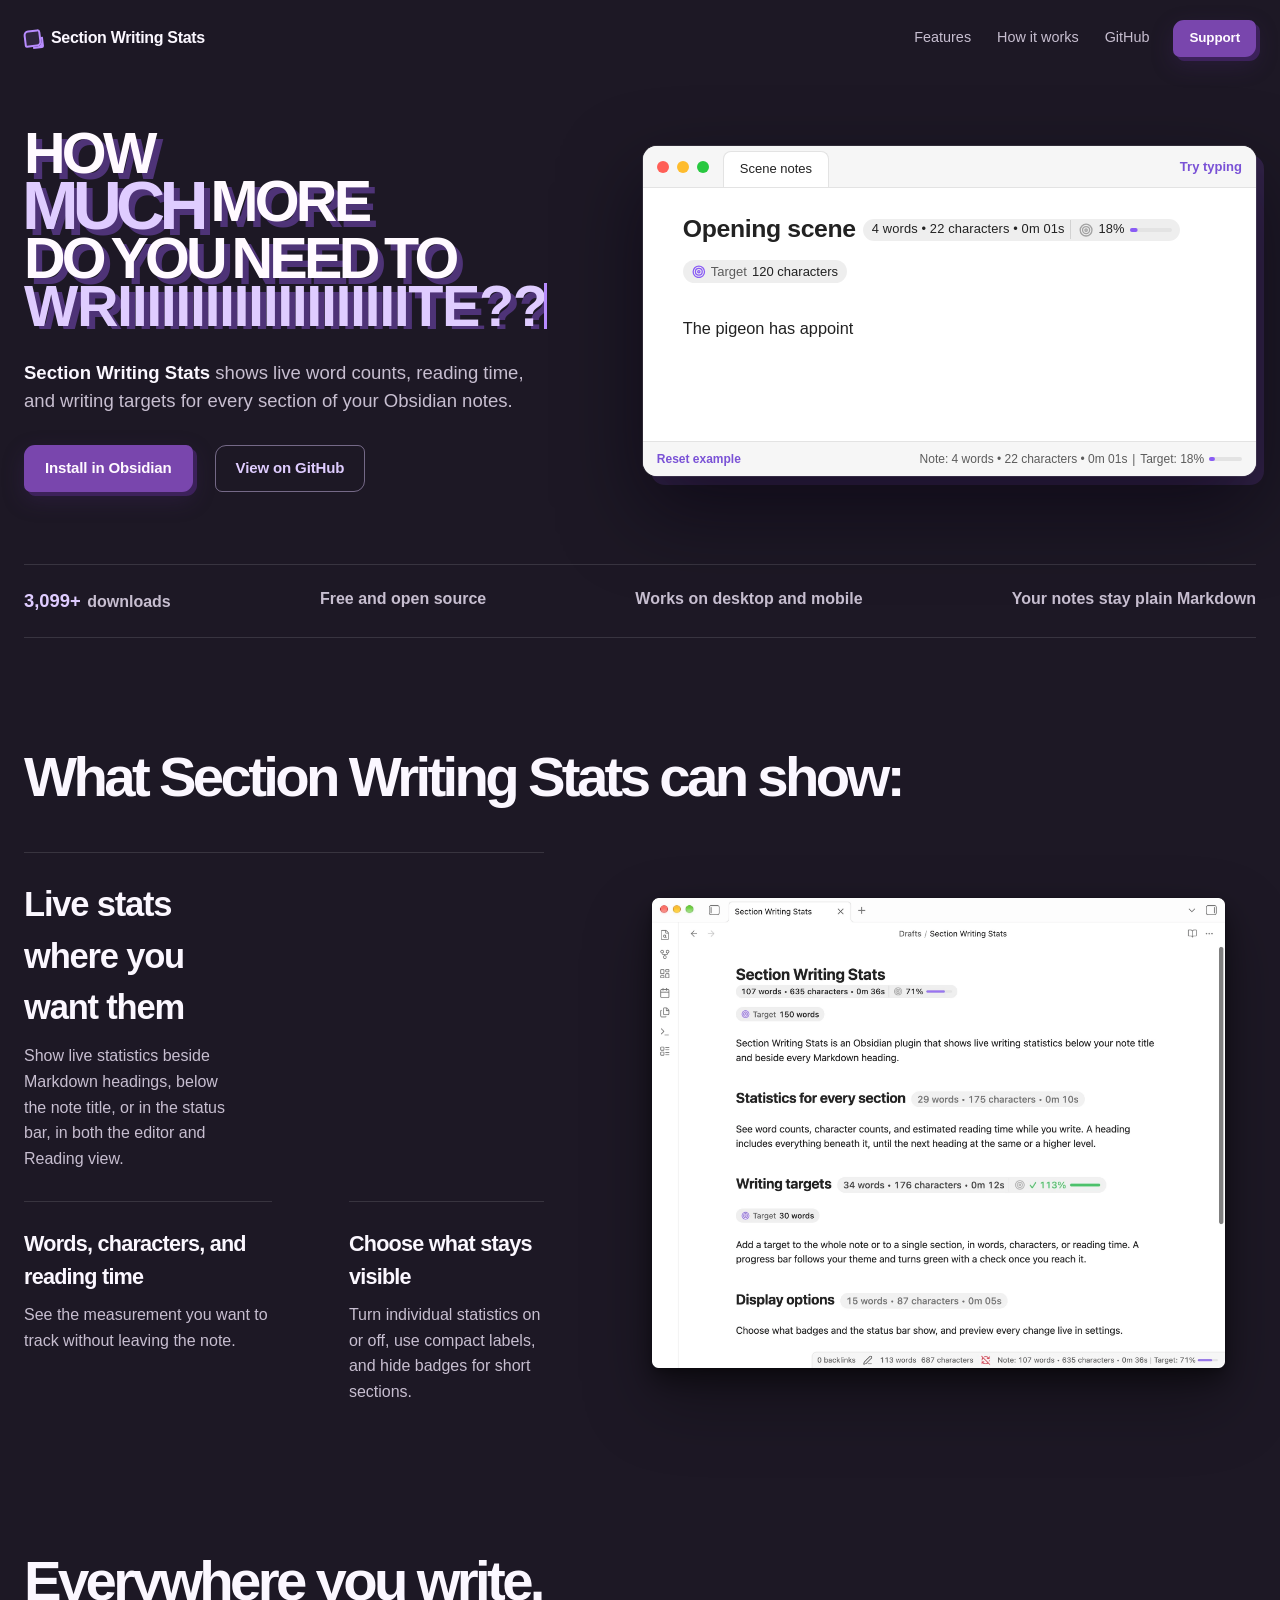
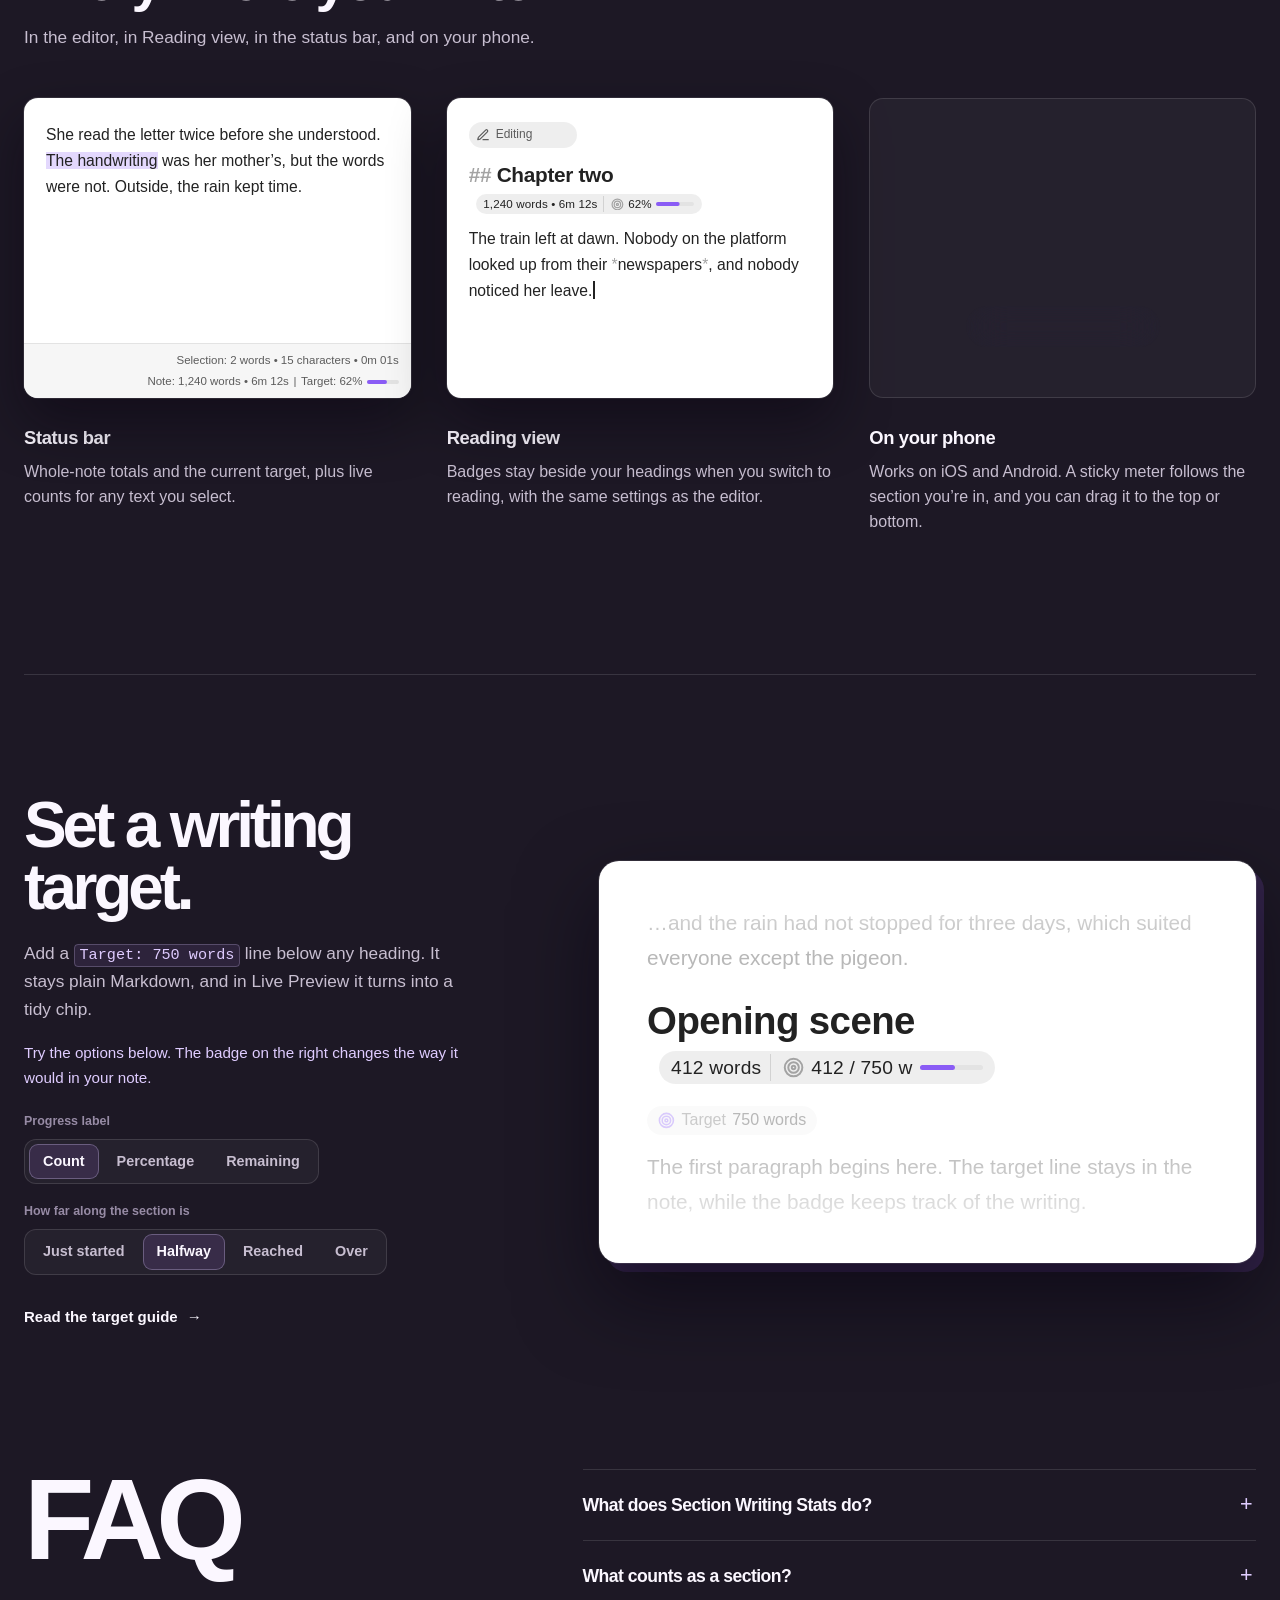
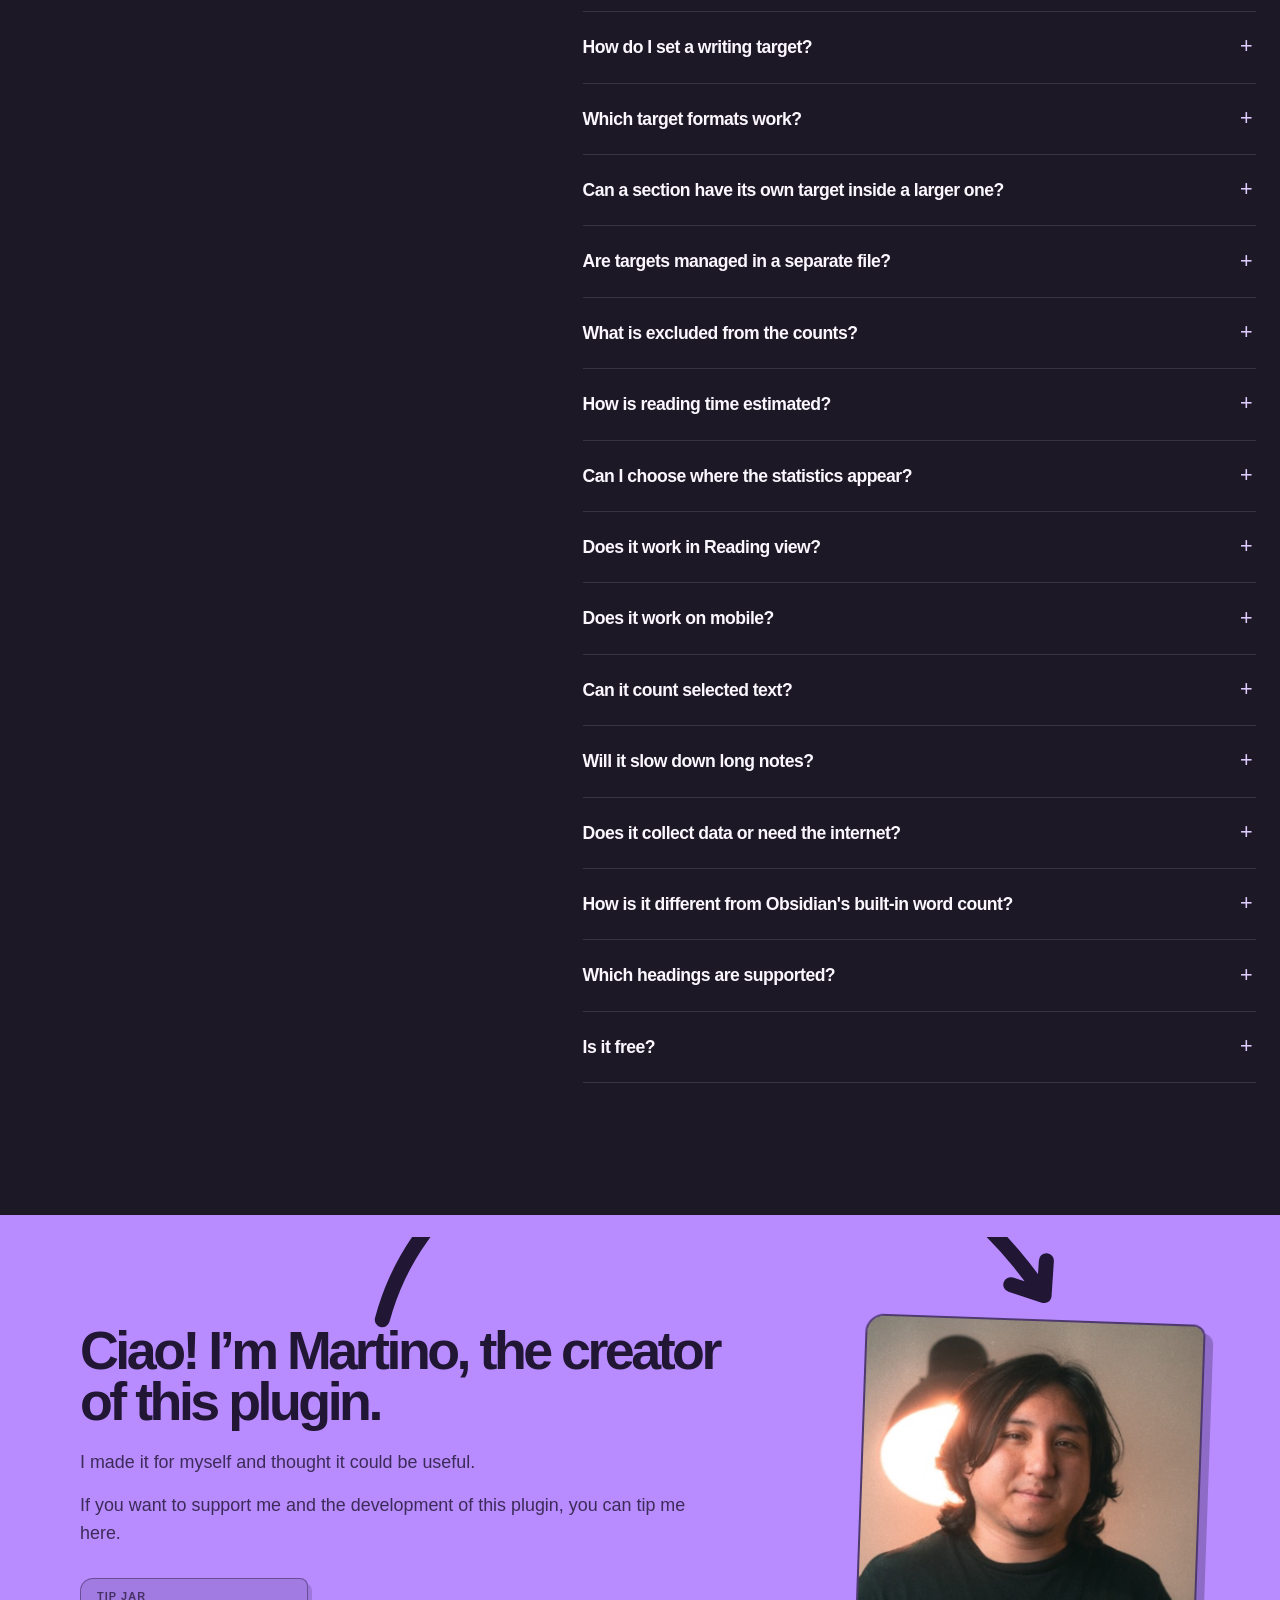
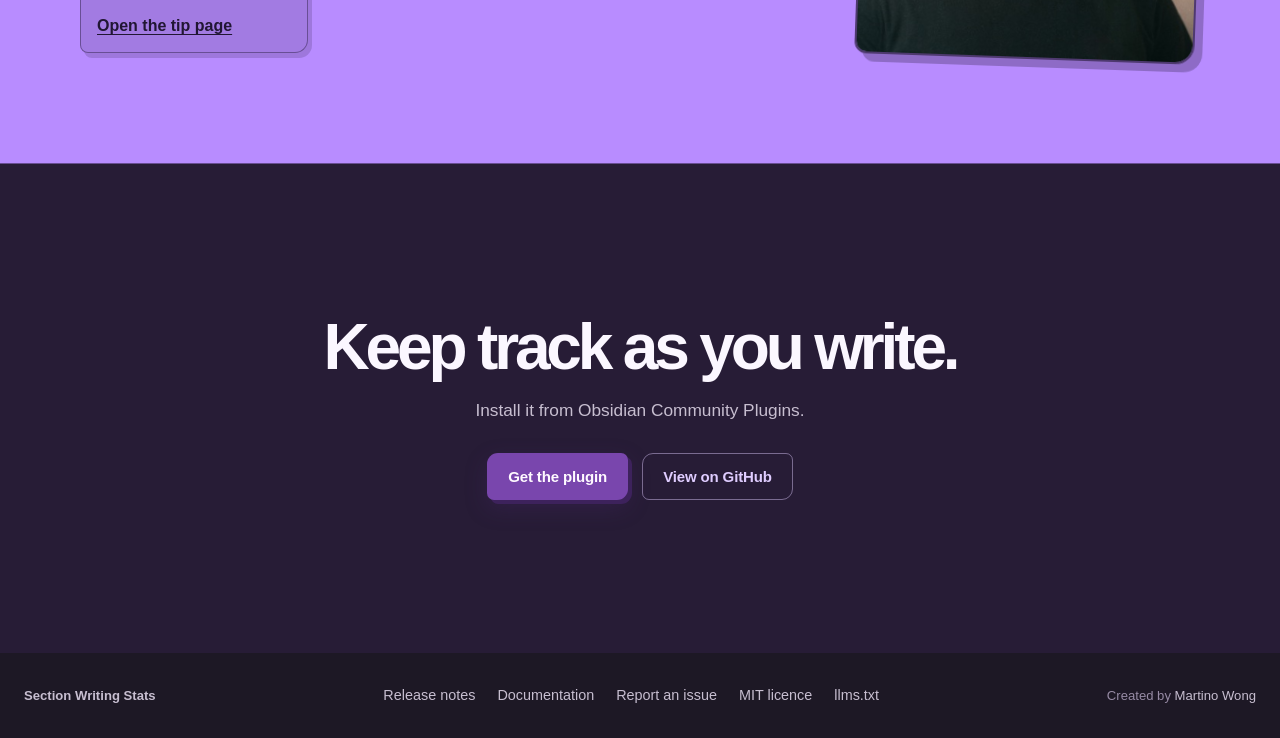
<file: index.html>
<!doctype html>
<html lang="en">
  <head>
    <meta charset="utf-8" />
    <meta name="viewport" content="width=device-width, initial-scale=1" />
    <meta name="description" content="Live word counts, character counts, reading-time estimates, and writing targets for every Markdown heading in Obsidian." />
    <meta name="robots" content="index,follow" />
    <meta name="theme-color" content="#19171d" />
    <meta property="og:type" content="website" />
    <meta property="og:site_name" content="Section Writing Stats" />
    <meta property="og:title" content="Section Writing Stats for Obsidian - Word Counts & Writing Targets" />
    <meta property="og:description" content="Live word counts, character counts, reading-time estimates, and writing targets for every Markdown heading in Obsidian." />
    <meta property="og:url" content="https://martinowong.github.io/section-writing-stats-site/" />
    <meta property="og:image" content="https://martinowong.github.io/section-writing-stats-site/images/section-writing-stats-x-card.png?v=1.5.0" />
    <meta property="og:image:secure_url" content="https://martinowong.github.io/section-writing-stats-site/images/section-writing-stats-x-card.png?v=1.5.0" />
    <meta property="og:image:width" content="1200" />
    <meta property="og:image:height" content="630" />
    <meta property="og:image:alt" content="Section Writing Stats for Obsidian, showing live word counts, character counts, reading time, and writing targets." />
    <meta name="twitter:card" content="summary_large_image" />
    <meta name="twitter:title" content="Section Writing Stats for Obsidian - Word Counts & Writing Targets" />
    <meta name="twitter:description" content="Live word counts, character counts, reading-time estimates, and writing targets for every Markdown heading in Obsidian." />
    <meta name="twitter:image" content="https://martinowong.github.io/section-writing-stats-site/images/section-writing-stats-x-card.png?v=1.5.0" />
    <meta name="twitter:image:alt" content="Section Writing Stats for Obsidian, showing live word counts, character counts, reading time, and writing targets." />
    <title>Section Writing Stats for Obsidian - Word Counts & Writing Targets</title>
    <link rel="stylesheet" href="landing.css?v=2026-10-27" />
    <link rel="stylesheet" href="plugin.css?v=1.5.1" />
    <link rel="stylesheet" href="sections.css?v=2026-10-27" />
    <script type="application/ld+json">
      {
        "@context": "https://schema.org",
        "@type": "SoftwareApplication",
        "name": "Section Writing Stats",
        "applicationCategory": "ProductivityApplication",
        "operatingSystem": "Windows, macOS, Linux, iOS, Android",
        "description": "An Obsidian community plugin that shows live word counts, character counts, reading-time estimates, and writing-target progress for notes and Markdown sections.",
        "downloadUrl": "https://community.obsidian.md/plugins/section-meter",
        "codeRepository": "https://github.com/martinowong/obsidian-section-meter",
        "author": {
          "@type": "Person",
          "name": "Martino Wong"
        }
      }
    </script>
    <script type="application/ld+json" id="faq-structured-data">
      {
        "@context": "https://schema.org",
        "@type": "FAQPage",
        "mainEntity": [
          {
            "@type": "Question",
            "name": "What does Section Writing Stats do?",
            "acceptedAnswer": {
              "@type": "Answer",
              "text": "It shows live word counts, character counts, and reading-time estimates beside every Markdown heading, below the note title, and in the status bar, and it tracks writing targets for a whole note or a single section."
            }
          },
          {
            "@type": "Question",
            "name": "What counts as a section?",
            "acceptedAnswer": {
              "@type": "Answer",
              "text": "A heading includes everything beneath it, including nested headings, until the next heading at the same or a higher level. A chapter's count therefore includes all of its scenes."
            }
          },
          {
            "@type": "Question",
            "name": "How do I set a writing target?",
            "acceptedAnswer": {
              "@type": "Answer",
              "text": "Put the cursor in a section and run Set or edit current-section writing target from the command palette, or type a line such as Target: 750 words below the heading yourself. A target above the first heading applies to the whole note."
            }
          },
          {
            "@type": "Question",
            "name": "Which target formats work?",
            "acceptedAnswer": {
              "@type": "Answer",
              "text": "Words, characters, or reading time: Target: 250 words, target 250w, Target: 1800 chars, Target: 3m, Target: 2m 30s, or Target: 45s. The line must stand on its own and include a unit, and Target is case-insensitive."
            }
          },
          {
            "@type": "Question",
            "name": "Can a section have its own target inside a larger one?",
            "acceptedAnswer": {
              "@type": "Answer",
              "text": "Yes. A parent heading's target covers all of its subsections, and a nested heading can define its own target, which takes priority while you write in that subsection."
            }
          },
          {
            "@type": "Question",
            "name": "Are targets managed in a separate file?",
            "acceptedAnswer": {
              "@type": "Answer",
              "text": "No. A target is an ordinary line in the note itself, such as Target: 750 words, so it travels with the note and stays readable without the plugin. In Live Preview it shows as a small chip; click it to edit the text, or turn chips off in settings."
            }
          },
          {
            "@type": "Question",
            "name": "What is excluded from the counts?",
            "acceptedAnswer": {
              "@type": "Answer",
              "text": "YAML frontmatter, fenced and inline code, embeds, comments, HTML, and the target lines themselves. Text in paragraphs, lists, blockquotes, links, and table cells is counted."
            }
          },
          {
            "@type": "Question",
            "name": "How is reading time estimated?",
            "acceptedAnswer": {
              "@type": "Answer",
              "text": "From the word count and a reading speed you choose in settings, from 100 to 500 words per minute. The default is 200."
            }
          },
          {
            "@type": "Question",
            "name": "Can I choose where the statistics appear?",
            "acceptedAnswer": {
              "@type": "Answer",
              "text": "Yes. Show them beside headings, below the note title, in the status bar, or any combination, and pick words, reading time, or characters separately for badges and the status bar."
            }
          },
          {
            "@type": "Question",
            "name": "Does it work in Reading view?",
            "acceptedAnswer": {
              "@type": "Answer",
              "text": "Yes. Heading and title badges appear in both the editor and Reading view, using the same settings."
            }
          },
          {
            "@type": "Question",
            "name": "Does it work on mobile?",
            "acceptedAnswer": {
              "@type": "Answer",
              "text": "Yes. It runs on Obsidian for iOS and Android, and an optional sticky meter shows the current target's progress while you scroll."
            }
          },
          {
            "@type": "Question",
            "name": "Can it count selected text?",
            "acceptedAnswer": {
              "@type": "Answer",
              "text": "Yes. Select any passage and the status bar shows its words, characters, and reading time."
            }
          },
          {
            "@type": "Question",
            "name": "Will it slow down long notes?",
            "acceptedAnswer": {
              "@type": "Answer",
              "text": "It is built for long manuscripts: counts update after a short pause in typing, and only headings on screen get badges. A 55,000-word note with 480 headings recounts in under 10 milliseconds on a Mac."
            }
          },
          {
            "@type": "Question",
            "name": "Does it collect data or need the internet?",
            "acceptedAnswer": {
              "@type": "Answer",
              "text": "No. The plugin makes no network requests and keeps everything on your device."
            }
          },
          {
            "@type": "Question",
            "name": "How is it different from Obsidian's built-in word count?",
            "acceptedAnswer": {
              "@type": "Answer",
              "text": "Obsidian's word count shows totals for the whole note or a selection. Section Writing Stats adds counts for every heading, reading time, and writing targets with progress."
            }
          },
          {
            "@type": "Question",
            "name": "Which headings are supported?",
            "acceptedAnswer": {
              "@type": "Answer",
              "text": "Headings written with # marks, from # to ######. Underline-style (Setext) headings are not supported."
            }
          },
          {
            "@type": "Question",
            "name": "Is it free?",
            "acceptedAnswer": {
              "@type": "Answer",
              "text": "Yes. It is free and open source under the MIT License. If it helps your writing, you can leave a tip."
            }
          }
        ]
      }
    </script>
  </head>
  <body>
    <header class="site-header">
      <a class="wordmark" href="#top" aria-label="Section Writing Stats home">
        <span class="wordmark-mark" aria-hidden="true"></span>
        <span>Section Writing Stats</span>
      </a>
      <nav aria-label="Main navigation">
        <a href="#features">Features</a>
        <a href="#how-it-works">How it works</a>
        <a href="https://github.com/martinowong/obsidian-section-meter">GitHub</a>
      </nav>
      <a class="button button-small header-support" href="#support">Support</a>
    </header>

    <main id="top">
      <section class="p-hero" aria-labelledby="hero-heading">
        <div class="p-hero-copy hero-title is-visible">
          <h1 id="hero-heading" class="hero-shout" aria-label="How much more do you need to write?"><span class="type-row" aria-hidden="true"><span class="type-word type-word-1">HOW</span></span><span class="type-row type-row-much" aria-hidden="true"><span class="type-word type-word-2 type-word-much">MUCH</span><span class="type-word type-word-3">MORE</span></span><span class="type-row" aria-hidden="true"><span class="type-word type-word-4">DO</span><span class="type-word type-word-5">YOU</span><span class="type-word type-word-6">NEED</span><span class="type-word type-word-7">TO</span></span><span class="type-row" aria-hidden="true"><span class="type-word type-word-write"><span class="write-line">WRIIIIIIIIIII</span><span class="write-line">IIIIIIIIITE??</span></span></span></h1>
          <p class="p-answer"><strong>Section Writing Stats</strong> shows live word counts, reading time, and writing targets for every section of your Obsidian notes.</p>
          <div class="hero-actions">
            <a class="button" href="https://community.obsidian.md/plugins/section-meter">Install in Obsidian</a>
            <a class="button button-repo" href="https://github.com/martinowong/obsidian-section-meter">View on GitHub</a>
          </div>
        </div>
        <figure class="obsidian-frame p-demo" aria-label="Interactive example of Section Writing Stats">
          <div class="of-titlebar" aria-hidden="true"><span class="of-lights"><i></i><i></i><i></i></span><span class="of-tab">Scene notes</span><span class="of-hint">Try typing</span></div>
          <div class="of-body">
            <h2 class="of-heading">Opening scene <span class="section-meter-badge section-meter-target-badge section-meter-target-start" id="demo-target-badge"><span class="section-meter-badge-label" id="demo-badge">0 words</span><span class="section-meter-target-group"><span class="section-meter-target-caption"><svg width="1em" height="1em" viewBox="0 0 24 24" stroke-width="2" aria-hidden="true"><circle cx="12" cy="12" r="10"/><circle cx="12" cy="12" r="6"/><circle cx="12" cy="12" r="2"/></svg><span class="sr-only">Target</span></span><span class="section-meter-target-label section-meter-target-start" id="demo-target-count">0%</span><span class="section-meter-target-progress section-meter-target-start"><span class="section-meter-target-progress-fill" id="demo-progress-fill"></span></span></span></span></h2>
            <div class="of-editor">
              <label class="sr-only" for="demo-writing">Try writing a section</label>
              <textarea id="demo-writing" spellcheck="false">Target: 120 characters

</textarea>
              <div class="of-chip-line" id="demo-target-line" hidden><button type="button" class="section-meter-target-chip" id="demo-target-chip-value-chip"><span class="section-meter-target-chip-icon"><svg width="1em" height="1em" viewBox="0 0 24 24" stroke-width="2" aria-hidden="true"><circle cx="12" cy="12" r="10"/><circle cx="12" cy="12" r="6"/><circle cx="12" cy="12" r="2"/></svg></span><span class="section-meter-target-chip-caption">Target</span><span class="section-meter-target-chip-value" id="demo-target-chip-value">120 characters</span></button></div>
            </div>
          </div>
          <div class="of-status">
            <button type="button" id="demo-reset">Reset example</button>
            <span class="section-meter-status-bar-part section-meter-status-bar-target" id="demo-status" aria-live="polite"></span>
          </div>
        </figure>
      </section>

      <ul class="p-facts" aria-label="At a glance">
        <li><strong><span id="download-count" data-downloads="0" data-fallback-downloads="3099">3,099</span>+</strong> downloads</li>
        <li>Free and open source</li>
        <li>Works on desktop and mobile</li>
        <li>Your notes stay plain Markdown</li>
      </ul>

      <section class="feature-section p-features" id="features">
        <div class="section-heading reveal">
          <h2>What Section Writing Stats can show:</h2>
        </div>
        <div class="p-features-layout">
        <div class="feature-list">
          <article class="feature feature-primary reveal">
            <div>
              <h3>Live stats where you want them</h3>
              <p>Show live statistics beside Markdown headings, below the note title, or in the status bar, in both the editor and Reading view.</p>
            </div>
          </article>
          <article class="feature reveal">
            <div>
              <h3>Words, characters, and reading time</h3>
              <p>See the measurement you want to track without leaving the note.</p>
            </div>
          </article>
          <article class="feature reveal">
            <div>
              <h3>Choose what stays visible</h3>
              <p>Turn individual statistics on or off, use compact labels, and hide badges for short sections.</p>
            </div>
          </article>
        </div>
        <figure class="p-features-shot hero-screenshot reveal">
          <picture>
            <source srcset="images/section-writing-stats-obsidian.webp" type="image/webp" />
            <img src="images/section-writing-stats-obsidian.png" width="2300" height="1924" loading="lazy" alt="Section Writing Stats in Obsidian, with heading badges, target chips, and the status bar" />
          </picture>
        </figure>
        </div>
      </section>

      <section class="p-everywhere" id="everywhere" aria-labelledby="everywhere-title">
        <div class="p-everywhere-heading reveal">
          <h2 id="everywhere-title">Everywhere you write.</h2>
          <p>In the editor, in Reading view, in the status bar, and on your phone.</p>
        </div>
        <div class="p-everywhere-grid">
          <article class="p-place reveal">
            <figure class="obsidian-frame p-place-visual p-anim-selection" aria-hidden="true">
              <div class="p-place-text">
                <p class="p-selectable">She read the letter twice before she understood. The handwriting was her mother&rsquo;s, but the words were not. Outside, the rain kept time.</p>
              </div>
              <div class="p-statusbar">
                <span class="section-meter-status-bar-part section-meter-status-bar-selection" hidden></span>
                <span class="section-meter-status-bar-part section-meter-status-bar-target">Note: 1,240 words • 6m 12s<span class="section-meter-status-bar-separator">|</span><span class="section-meter-target-label section-meter-status-bar-target-label section-meter-target-start">Target: 62%</span><span class="section-meter-target-progress section-meter-target-start"><span class="section-meter-target-progress-fill" style="--section-meter-progress: 62%"></span></span></span>
              </div>
            </figure>
            <h3>Status bar</h3>
            <p>Whole-note totals and the current target, plus live counts for any text you select.</p>
          </article>
          <article class="p-place reveal">
            <figure class="obsidian-frame p-place-visual p-anim-reading" aria-hidden="true">
              <div class="p-place-text">
                <div class="p-mode"><span class="p-mode-editing"><svg width="1em" height="1em" viewBox="0 0 24 24" stroke-width="2"><path d="M12 20h9"/><path d="M16.5 3.5a2.1 2.1 0 0 1 3 3L7 19l-4 1 1-4Z"/></svg>Editing</span><span class="p-mode-reading"><svg width="1em" height="1em" viewBox="0 0 24 24" stroke-width="2"><path d="M2 3h6a4 4 0 0 1 4 4v14a3 3 0 0 0-3-3H2z"/><path d="M22 3h-6a4 4 0 0 0-4 4v14a3 3 0 0 1 3-3h7z"/></svg>Reading view</span></div>
                <h4 class="of-heading"><span class="p-md-marker">##&nbsp;</span>Chapter two <span class="section-meter-badge section-meter-target-badge section-meter-target-start"><span class="section-meter-badge-label">1,240 words • 6m 12s</span><span class="section-meter-target-group"><span class="section-meter-target-caption"><svg width="1em" height="1em" viewBox="0 0 24 24" stroke-width="2" aria-hidden="true"><circle cx="12" cy="12" r="10"/><circle cx="12" cy="12" r="6"/><circle cx="12" cy="12" r="2"/></svg><span class="sr-only">Target</span></span><span class="section-meter-target-label section-meter-target-start">62%</span><span class="section-meter-target-progress section-meter-target-start"><span class="section-meter-target-progress-fill" style="--section-meter-progress: 62%"></span></span></span></span></h4>
                <p>The train left at dawn. Nobody on the platform looked up from their <span class="p-md-marker">*</span>newspapers<span class="p-md-marker">*</span>, and nobody noticed her leave.<span class="p-caret"></span></p>
              </div>
            </figure>
            <h3>Reading view</h3>
            <p>Badges stay beside your headings when you switch to reading, with the same settings as the editor.</p>
          </article>
          <article class="p-place reveal">
            <figure class="p-place-visual p-phone-stage" aria-hidden="true">
              <div class="obsidian-frame p-phone is-mobile">
                <div class="p-phone-status"><span>9:41</span><i class="p-phone-island"></i><span class="p-phone-icons"><svg width="1em" height="1em" viewBox="0 0 17 11"><rect x="0" y="7" width="3" height="4" rx="1"/><rect x="4.5" y="5" width="3" height="6" rx="1"/><rect x="9" y="2.5" width="3" height="8.5" rx="1"/><rect x="13.5" y="0" width="3" height="11" rx="1"/></svg><svg width="1em" height="1em" viewBox="0 0 15 11"><path d="M7.5 2.2c2.2 0 4.2.8 5.7 2.2l1.1-1.1A9.6 9.6 0 0 0 7.5.6 9.6 9.6 0 0 0 .7 3.3l1.1 1.1a8.1 8.1 0 0 1 5.7-2.2Zm0 3.1c1.4 0 2.6.5 3.6 1.4l1.1-1.1a6.6 6.6 0 0 0-9.4 0l1.1 1.1c1-.9 2.2-1.4 3.6-1.4Zm0 3.2c.6 0 1.1.2 1.5.6L7.5 10.6 6 9.1c.4-.4.9-.6 1.5-.6Z"/></svg><svg width="1em" height="1em" viewBox="0 0 25 12"><rect x="0.5" y="0.5" width="21" height="11" rx="3" fill="none" stroke="currentColor" opacity=".45"/><rect x="2" y="2" width="15" height="8" rx="1.6"/><rect x="22.5" y="4" width="1.6" height="4" rx=".8" opacity=".45"/></svg></span></div>
                <div class="p-phone-header"><svg width="1em" height="1em" viewBox="0 0 24 24" stroke-width="2.2"><path d="m15 18-6-6 6-6"/></svg><span>Scene notes</span><svg width="1em" height="1em" viewBox="0 0 24 24" stroke-width="2.2"><circle cx="5" cy="12" r="1"/><circle cx="12" cy="12" r="1"/><circle cx="19" cy="12" r="1"/></svg></div>
                <div class="p-phone-scroll">
                  <h4 class="of-heading">Opening scene</h4>
                  <p>The rain had not stopped for three days. The pigeon on the windowsill had appointed itself editor-in-chief.</p>
                  <p>She ignored it and kept writing, one stubborn sentence after another.</p>
                  <h4 class="of-heading" data-section="letter">The letter</h4>
                  <p>She read the letter twice before she understood. The handwriting was her mother&rsquo;s.</p>
                  <p>Outside, the rain kept time against the glass.</p>
                </div>
                <div class="section-meter-mobile-current-section" data-display-mode="percentage" data-position="bottom">
                  <span class="section-meter-mobile-current-section-target"><span class="section-meter-mobile-current-section-current">412w</span><span class="section-meter-mobile-current-section-progress section-meter-target-start"><span class="section-meter-mobile-current-section-progress-fill" style="--section-meter-progress: 55%"></span></span></span>
                  <span class="section-meter-mobile-current-section-label"><span class="section-meter-mobile-current-section-percentage">55%</span><span class="section-meter-mobile-current-section-count">412 / 750 w</span></span>
                  <span class="p-touch"></span>
                </div>
                <div class="p-phone-toolbar"><i></i><i></i><i></i><i></i><i></i></div>
              </div>
            </figure>
            <h3>On your phone</h3>
            <p>Works on iOS and Android. A sticky meter follows the section you&rsquo;re in, and you can drag it to the top or bottom.</p>
          </article>
        </div>
      </section>

      <section class="p-targets" id="how-it-works">
        <div class="p-targets-copy target-copy reveal">
          <h2>Set a writing target.</h2>
          <p>Add a <code>Target: 750 words</code> line below any heading. It stays plain Markdown, and in Live Preview it turns into a tidy chip.</p>
          <p class="p-controls-hint">Try the options below. The badge on the right changes the way it would in your note.</p>
          <div class="p-controls">
            <fieldset class="p-segmented"><legend>Progress label</legend><div>
              <label><input type="radio" name="target-label" value="count" checked><span>Count</span></label>
              <label><input type="radio" name="target-label" value="percentage"><span>Percentage</span></label>
              <label><input type="radio" name="target-label" value="remaining"><span>Remaining</span></label>
            </div></fieldset>
            <fieldset class="p-segmented"><legend>How far along the section is</legend><div>
              <label><input type="radio" name="target-progress" value="150"><span>Just started</span></label>
              <label><input type="radio" name="target-progress" value="412" checked><span>Halfway</span></label>
              <label><input type="radio" name="target-progress" value="780"><span>Reached</span></label>
              <label><input type="radio" name="target-progress" value="960"><span>Over</span></label>
            </div></fieldset>
          </div>
          <a class="text-link" href="https://github.com/martinowong/obsidian-section-meter#writing-targets">Read the target guide <span aria-hidden="true">→</span></a>
        </div>
        <figure class="obsidian-frame p-target-zoom reveal reveal-late" aria-label="Close-up of a heading badge tracking a 750-word target">
          <div class="p-zoom-body">
            <p class="p-zoom-context" aria-hidden="true">…and the rain had not stopped for three days, which suited everyone except the pigeon.</p>
            <h2 class="of-heading">Opening scene <span class="section-meter-badge section-meter-target-badge section-meter-target-start" id="sample-target-badge"><span class="section-meter-badge-label" id="sample-badge-label">412 words</span><span class="section-meter-target-group"><span class="section-meter-target-caption"><svg width="1em" height="1em" viewBox="0 0 24 24" stroke-width="2" aria-hidden="true"><circle cx="12" cy="12" r="10"/><circle cx="12" cy="12" r="6"/><circle cx="12" cy="12" r="2"/></svg><span class="sr-only">Target</span></span><span class="section-meter-target-label section-meter-target-start" id="sample-target-count">0%</span><span class="section-meter-target-progress section-meter-target-start"><span class="section-meter-target-progress-fill" id="sample-progress-fill"></span></span></span></span></h2>
            <div class="p-zoom-context" aria-hidden="true">
              <span class="section-meter-target-chip"><span class="section-meter-target-chip-icon"><svg width="1em" height="1em" viewBox="0 0 24 24" stroke-width="2" aria-hidden="true"><circle cx="12" cy="12" r="10"/><circle cx="12" cy="12" r="6"/><circle cx="12" cy="12" r="2"/></svg></span><span class="section-meter-target-chip-caption">Target</span><span class="section-meter-target-chip-value">750 words</span></span>
              <p>The first paragraph begins here. The target line stays in the note, while the badge keeps track of the writing.</p>
            </div>
          </div>
        </figure>
      </section>



      <section class="faq-section" id="faq" aria-labelledby="faq-title">
        <div class="faq-heading reveal">
          <h2 id="faq-title">FAQ</h2>
        </div>
        <div class="faq-list reveal">
          <details>
            <summary>What does Section Writing Stats do?</summary>
            <p>It shows live word counts, character counts, and reading-time estimates beside every Markdown heading, below the note title, and in the status bar, and it tracks writing targets for a whole note or a single section.</p>
          </details>
          <details>
            <summary>What counts as a section?</summary>
            <p>A heading includes everything beneath it, including nested headings, until the next heading at the same or a higher level. A chapter's count therefore includes all of its scenes.</p>
          </details>
          <details>
            <summary>How do I set a writing target?</summary>
            <p>Put the cursor in a section and run Set or edit current-section writing target from the command palette, or type a line such as <code>Target: 750 words</code> below the heading yourself. A target above the first heading applies to the whole note.</p>
          </details>
          <details>
            <summary>Which target formats work?</summary>
            <p>Words, characters, or reading time: <code>Target: 250 words</code>, <code>target 250w</code>, <code>Target: 1800 chars</code>, <code>Target: 3m</code>, <code>Target: 2m 30s</code>, or <code>Target: 45s</code>. The line must stand on its own and include a unit, and <code>Target</code> is case-insensitive.</p>
          </details>
          <details>
            <summary>Can a section have its own target inside a larger one?</summary>
            <p>Yes. A parent heading's target covers all of its subsections, and a nested heading can define its own target, which takes priority while you write in that subsection.</p>
          </details>
          <details>
            <summary>Are targets managed in a separate file?</summary>
            <p>No. A target is an ordinary line in the note itself, such as <code>Target: 750 words</code>, so it travels with the note and stays readable without the plugin. In Live Preview it shows as a small chip; click it to edit the text, or turn chips off in settings.</p>
          </details>
          <details>
            <summary>What is excluded from the counts?</summary>
            <p>YAML frontmatter, fenced and inline code, embeds, comments, HTML, and the target lines themselves. Text in paragraphs, lists, blockquotes, links, and table cells is counted.</p>
          </details>
          <details>
            <summary>How is reading time estimated?</summary>
            <p>From the word count and a reading speed you choose in settings, from 100 to 500 words per minute. The default is 200.</p>
          </details>
          <details>
            <summary>Can I choose where the statistics appear?</summary>
            <p>Yes. Show them beside headings, below the note title, in the status bar, or any combination, and pick words, reading time, or characters separately for badges and the status bar.</p>
          </details>
          <details>
            <summary>Does it work in Reading view?</summary>
            <p>Yes. Heading and title badges appear in both the editor and Reading view, using the same settings.</p>
          </details>
          <details>
            <summary>Does it work on mobile?</summary>
            <p>Yes. It runs on Obsidian for iOS and Android, and an optional sticky meter shows the current target's progress while you scroll.</p>
          </details>
          <details>
            <summary>Can it count selected text?</summary>
            <p>Yes. Select any passage and the status bar shows its words, characters, and reading time.</p>
          </details>
          <details>
            <summary>Will it slow down long notes?</summary>
            <p>It is built for long manuscripts: counts update after a short pause in typing, and only headings on screen get badges. A 55,000-word note with 480 headings recounts in under 10 milliseconds on a Mac.</p>
          </details>
          <details>
            <summary>Does it collect data or need the internet?</summary>
            <p>No. The plugin makes no network requests and keeps everything on your device.</p>
          </details>
          <details>
            <summary>How is it different from Obsidian's built-in word count?</summary>
            <p>Obsidian's word count shows totals for the whole note or a selection. Section Writing Stats adds counts for every heading, reading time, and writing targets with progress.</p>
          </details>
          <details>
            <summary>Which headings are supported?</summary>
            <p>Headings written with <code>#</code> marks, from <code>#</code> to <code>######</code>. Underline-style (Setext) headings are not supported.</p>
          </details>
          <details>
            <summary>Is it free?</summary>
            <p>Yes. It is free and open source under the MIT License. If it helps your writing, you can leave a tip.</p>
          </details>
        </div>
      </section>

      <section class="support-section" id="support">
        <div class="support-layout reveal">
          <div class="support-copy">
            <h2>Ciao! I’m <span class="support-name">Martino</span>, the creator of this plugin.</h2>
            <p>I made it for myself and thought it could be useful.</p>
            <p>If you want to support me and the development of this plugin, you can tip me here.</p>
            <div class="support-tip">
              <span class="support-tip-label">Tip jar</span>
              <stripe-buy-button
                buy-button-id="buy_btn_1U2U9LBZ7E4J3C2PV20x16Y0"
                publishable-key="pk_live_51QSmmABZ7E4J3C2PZJ722tiUnINsko8iq7mGpmrBPlGW8NEKcEDpGhbU9Q8T30tfKAvzZQvdubkgQbM4pyCPtM6d00pWv3S7lW"
              ></stripe-buy-button>
              <a class="support-tip-fallback" href="https://buy.stripe.com/fZu28qbuq96G63R759gYU00">Open the tip page</a>
            </div>
          </div>
          <figure class="support-portrait">
            <img src="images/martino-wong.jpg" alt="Martino Wong, creator of Section Writing Stats" />
          </figure>
          <svg class="support-arrow" viewBox="0 0 520 240" preserveAspectRatio="none" aria-hidden="true">
            <path class="arrow-stem" id="support-arrow-stem" pathLength="1" d="M -102 -31 C 24 -129, 229 -94, 313 63" />
          </svg>
        </div>
      </section>

      <section class="closing-section">
        <h2>Keep track as you write.</h2>
        <p>Install it from Obsidian Community Plugins.</p>
        <div class="closing-actions">
          <a class="button" href="https://community.obsidian.md/plugins/section-meter">Get the plugin</a>
          <a class="button button-repo" href="https://github.com/martinowong/obsidian-section-meter">View on GitHub</a>
        </div>
      </section>
    </main>

    <footer class="p-footer">
      <span>Section Writing Stats</span>
      <nav class="p-footer-links" aria-label="More about Section Writing Stats">
        <a href="https://github.com/martinowong/obsidian-section-meter/releases">Release notes</a>
        <a href="https://github.com/martinowong/obsidian-section-meter#readme">Documentation</a>
        <a href="https://github.com/martinowong/obsidian-section-meter/issues">Report an issue</a>
        <a href="https://github.com/martinowong/obsidian-section-meter/blob/main/LICENSE">MIT licence</a>
        <a href="llms.txt">llms.txt</a>
      </nav>
      <span>Created by <a href="https://github.com/martinowong">Martino Wong</a></span>
    </footer>
    <script>
      const revealItems = document.querySelectorAll(".reveal");
      if ("IntersectionObserver" in window) {
        document.documentElement.classList.add("has-reveals");
        const revealObserver = new IntersectionObserver((entries) => {
          entries.forEach((entry) => {
            if (!entry.isIntersecting) return;
            entry.target.classList.add("is-visible");
            revealObserver.unobserve(entry.target);
          });
        }, { threshold: 0.16 });
        revealItems.forEach((item) => revealObserver.observe(item));
      }

      document.querySelectorAll(".type-word-write").forEach((word) => word.style.setProperty("--write-width", `${word.scrollWidth}px`));

      // Mirrors the plugin: standalone "Target: 120 characters" or "target 250w" lines, 125% overage warning.
      const STATES = ["section-meter-target-start", "section-meter-target-complete", "section-meter-target-overage"];
      const parseTarget = (line) => {
        const match = /^target(?:[ \t]*:[ \t]*|[ \t]+)((?:[1-9]\d{0,2}(?:,\d{3})+)|\d+)[ \t]*(w|words?|chars?|characters?)$/i.exec(line.trim());
        const value = match ? Number(match[1].replace(/,/g, "")) : 0;
        return value > 0 ? { value, metric: /^w/i.test(match[2]) ? "words" : "characters" } : null;
      };
      const plural = (count, unit) => `${count.toLocaleString("en-US")} ${count === 1 ? unit : `${unit}s`}`;
      const formatSeconds = (seconds) => `${Math.floor(seconds / 60)}m ${String(seconds % 60).padStart(2, "0")}s`;
      const progressFor = (target, current, style) => {
        const percent = Math.round((current / target.value) * 100);
        const state = current >= target.value * 1.25 ? STATES[2] : current >= target.value ? STATES[1] : STATES[0];
        const unit = target.metric === "words" ? "word" : "character";
        let label = `${current.toLocaleString("en-US")} / ${target.value.toLocaleString("en-US")} ${target.metric === "words" ? "w" : "c"}`;
        if (style === "percentage") label = `${percent}%`;
        if (style === "remaining") {
          const difference = Math.abs(target.value - current);
          label = difference === 0 ? "Reached" : `${plural(difference, unit)} ${current < target.value ? "left" : "over"}`;
        }
        return { percent, state, label };
      };
      const applyProgress = (elements, progress) => {
        elements.forEach((element) => { element.classList.remove(...STATES); element.classList.add(progress.state); });
      };

      // Hero demo
      const writing = document.querySelector("#demo-writing");
      const reset = document.querySelector("#demo-reset");
      const badgeLabel = document.querySelector("#demo-badge");
      const targetBadge = document.querySelector("#demo-target-badge");
      const targetGroup = targetBadge.querySelector(".section-meter-target-group");
      const targetCount = document.querySelector("#demo-target-count");
      const progressFill = document.querySelector("#demo-progress-fill");
      const chipLine = document.querySelector("#demo-target-line");
      const chipValue = document.querySelector("#demo-target-chip-value");
      const status = document.querySelector("#demo-status");
      const example = writing.value;
      const demoSentence = "The pigeon has appointed itself editor-in-chief, and it has notes about every sentence.";
      let demoTypingTimer;
      let isDemoTyping = false;

      const firstLineEnd = () => {
        const end = writing.value.indexOf("\n");
        return end === -1 ? writing.value.length : end;
      };

      function updateDemoChip() {
        const target = parseTarget(writing.value.slice(0, firstLineEnd()));
        const editingTargetLine = document.activeElement === writing && writing.selectionStart <= firstLineEnd();
        chipLine.hidden = !target || editingTargetLine || writing.scrollTop > 0;
        if (target) chipValue.textContent = `${target.value.toLocaleString("en-US")} ${target.metric}`;
      }

      function updateDemoBadge() {
        const lines = writing.value.split("\n");
        const target = parseTarget(lines[0]);
        const text = lines.filter((line) => !parseTarget(line)).join("\n").trim();
        const words = text ? text.split(/\s+/).length : 0;
        const characters = text.length;
        const stats = `${plural(words, "word")} • ${plural(characters, "character")} • ${formatSeconds(Math.round((words / 200) * 60))}`;
        badgeLabel.textContent = stats;
        targetGroup.hidden = !target;
        status.replaceChildren(Object.assign(document.createElement("span"), { textContent: `Note: ${stats}` }));
        if (target) {
          const progress = progressFor(target, target.metric === "words" ? words : characters, "percentage");
          targetCount.textContent = progress.label;
          progressFill.style.setProperty("--section-meter-progress", `${Math.min(progress.percent, 100)}%`);
          applyProgress([targetBadge, targetCount, progressFill.parentElement], progress);
          const separator = Object.assign(document.createElement("span"), { className: "section-meter-status-bar-separator", textContent: "|" });
          const label = Object.assign(document.createElement("span"), { className: `section-meter-target-label section-meter-status-bar-target-label ${progress.state}`, textContent: `Target: ${progress.label}` });
          const bar = progressFill.parentElement.cloneNode(true);
          bar.removeAttribute("id");
          bar.querySelector("[id]")?.removeAttribute("id");
          status.append(separator, label, bar);
        }
        updateDemoChip();
      }

      const playDemoTypewriter = () => {
        window.clearTimeout(demoTypingTimer);
        if (window.matchMedia("(prefers-reduced-motion: reduce)").matches) {
          writing.value = `${example}${demoSentence}`;
          updateDemoBadge();
          return;
        }
        let index = 0;
        isDemoTyping = true;
        const typeNextCharacter = () => {
          if (!isDemoTyping || index >= demoSentence.length) {
            isDemoTyping = false;
            return;
          }
          writing.value = `${example}${demoSentence.slice(0, index + 1)}`;
          updateDemoBadge();
          index += 1;
          demoTypingTimer = window.setTimeout(typeNextCharacter, index < 18 ? 62 : 24);
        };
        typeNextCharacter();
      };

      writing.addEventListener("input", (event) => {
        if (event.isTrusted) isDemoTyping = false;
        if (isDemoTyping) return;
        window.clearTimeout(demoTypingTimer);
        updateDemoBadge();
      });
      ["focus", "blur", "click", "keyup", "select", "scroll"].forEach((type) => writing.addEventListener(type, updateDemoChip));
      document.querySelector("#demo-target-chip-value-chip").addEventListener("click", () => {
        writing.focus();
        writing.setSelectionRange(firstLineEnd(), firstLineEnd());
        updateDemoChip();
      });
      reset.addEventListener("click", () => {
        writing.value = example;
        updateDemoBadge();
        playDemoTypewriter();
        writing.focus();
      });
      updateDemoBadge();
      demoTypingTimer = window.setTimeout(playDemoTypewriter, 700);

      // Targets section: the label style and how far along the section is update one badge.
      const sampleTarget = { value: 750, metric: "words" };
      const sampleBadge = document.querySelector("#sample-target-badge");
      const sampleLabel = document.querySelector("#sample-badge-label");
      const sampleCount = document.querySelector("#sample-target-count");
      const sampleFill = document.querySelector("#sample-progress-fill");
      const checked = (name) => document.querySelector(`input[name="${name}"]:checked`).value;

      function updateTargetSample() {
        const words = Number(checked("target-progress"));
        const progress = progressFor(sampleTarget, words, checked("target-label"));
        sampleLabel.textContent = plural(words, "word");
        sampleCount.textContent = progress.label;
        sampleFill.style.setProperty("--section-meter-progress", `${Math.min(progress.percent, 100)}%`);
        applyProgress([sampleBadge, sampleCount, sampleFill.parentElement], progress);
      }

      document.querySelectorAll('input[name="target-label"], input[name="target-progress"]').forEach((input) => input.addEventListener("change", updateTargetSample));
      updateTargetSample();

      // "Everywhere you write": each card loops only while on screen.
      const sleep = (ms) => new Promise((resolve) => window.setTimeout(resolve, ms));
      const prefersReducedMotion = window.matchMedia("(prefers-reduced-motion: reduce)").matches;
      const onScreen = (element) => {
        let visible = false;
        let waiting = [];
        new IntersectionObserver(([entry]) => {
          visible = entry.isIntersecting;
          if (visible) waiting.splice(0).forEach((resolve) => resolve());
        }, { threshold: 0.3 }).observe(element);
        return () => visible ? Promise.resolve() : new Promise((resolve) => waiting.push(resolve));
      };

      // Status bar: a selection sweeps across a sentence and the selection count follows it.
      const selectionCard = document.querySelector(".p-anim-selection");
      if (selectionCard) {
        const paragraph = selectionCard.querySelector(".p-selectable");
        const selectionPart = selectionCard.querySelector(".section-meter-status-bar-selection");
        const tokens = paragraph.textContent.split(/(\s+)/);
        paragraph.replaceChildren(...tokens.map((token) => Object.assign(document.createElement("span"), { textContent: token })));
        const spans = [...paragraph.children];
        const first = tokens.findIndex((token, index) => token === "The" && index > 0);
        const last = tokens.findIndex((token) => token === "not.");
        const select = (end) => {
          spans.forEach((span, index) => span.classList.toggle("is-selected", end >= first && index >= first && index <= end));
          const text = end >= first ? tokens.slice(first, end + 1).join("") : "";
          const words = text.split(/\s+/).filter(Boolean).length;
          selectionPart.hidden = words === 0;
          selectionPart.textContent = `Selection: ${plural(words, "word")} • ${plural(text.length, "character")} • ${formatSeconds(Math.round((words / 200) * 60))}`;
        };
        if (prefersReducedMotion) {
          select(last);
        } else {
          const ready = onScreen(selectionCard);
          (async () => {
            for (;;) {
              await ready();
              select(-1);
              await sleep(900);
              for (let end = first; end <= last; end += 2) { select(end); await sleep(110); }
              select(last);
              await sleep(2200);
            }
          })();
        }
      }

      // Reading view: the note switches between editing and reading; the badge stays put.
      const readingCard = document.querySelector(".p-anim-reading");
      if (readingCard && !prefersReducedMotion) {
        const ready = onScreen(readingCard);
        (async () => {
          for (;;) {
            await ready();
            readingCard.classList.add("is-editing");
            await sleep(2600);
            readingCard.classList.remove("is-editing");
            await sleep(2800);
          }
        })();
      }

      // Phone: scroll into the next section, then drag the meter to the top and back.
      const phone = document.querySelector(".p-phone");
      if (phone && !prefersReducedMotion) {
        const scroller = phone.querySelector(".p-phone-scroll");
        const meter = phone.querySelector(".section-meter-mobile-current-section");
        const sections = {
          opening: { current: "412w", percent: 55, count: "412 / 750 w" },
          letter: { current: "120w", percent: 30, count: "120 / 400 w" }
        };
        const showSection = (name) => {
          const section = sections[name];
          meter.querySelector(".section-meter-mobile-current-section-current").textContent = section.current;
          meter.querySelector(".section-meter-mobile-current-section-percentage").textContent = `${section.percent}%`;
          meter.querySelector(".section-meter-mobile-current-section-count").textContent = section.count;
          meter.querySelector(".section-meter-mobile-current-section-progress-fill").style.setProperty("--section-meter-progress", `${section.percent}%`);
        };
        // Moves the meter with a transform, then hands over to the plugin's own position.
        const dragTo = async (position) => {
          const from = meter.getBoundingClientRect().top;
          meter.dataset.position = position;
          const to = meter.getBoundingClientRect().top;
          meter.dataset.position = position === "top" ? "bottom" : "top";
          meter.classList.add("is-touched");
          await sleep(350);
          meter.style.transition = "transform 650ms cubic-bezier(.3, .7, .2, 1)";
          meter.style.transform = `translateY(${to - from}px)`;
          await sleep(700);
          meter.style.transition = "none";
          meter.style.transform = "";
          meter.dataset.position = position;
          meter.classList.remove("is-touched");
        };
        // Scroll so the next heading lands just below the phone's header.
        const letterOffset = () => phone.querySelector('[data-section="letter"]').offsetTop
          - phone.querySelector(".p-phone-header").getBoundingClientRect().bottom + phone.getBoundingClientRect().top - 10;
        const ready = onScreen(phone);
        (async () => {
          for (;;) {
            await ready();
            await sleep(1000);
            scroller.style.transform = `translateY(${-letterOffset()}px)`;
            await sleep(900);
            showSection("letter");
            await sleep(1500);
            await dragTo("top");
            await sleep(1800);
            await dragTo("bottom");
            await sleep(600);
            scroller.style.transform = "";
            await sleep(900);
            showSection("opening");
            await sleep(1200);
          }
        })();
      }

      const downloadCount = document.querySelector("#download-count");
      const downloadCountUrl = "downloads.json";
      const formatDownloads = (value) => new Intl.NumberFormat().format(value);

      function renderDownloadCount(downloads, animate) {
        if (!downloadCount) return;
        const start = Number(downloadCount.dataset.downloads || 0);
        const reducedMotion = window.matchMedia("(prefers-reduced-motion: reduce)").matches;

        if (!animate || reducedMotion || start === downloads) {
          downloadCount.textContent = formatDownloads(downloads);
          downloadCount.dataset.downloads = String(downloads);
          return;
        }

        const duration = 1300;
        const startedAt = performance.now();
        const tick = (now) => {
          const progress = Math.min((now - startedAt) / duration, 1);
          const eased = 1 - Math.pow(1 - progress, 3);
          downloadCount.textContent = formatDownloads(Math.round(start + (downloads - start) * eased));
          if (progress < 1) requestAnimationFrame(tick);
          else downloadCount.dataset.downloads = String(downloads);
        };
        requestAnimationFrame(tick);
      }

      if (downloadCount) {
        document.documentElement.classList.add("has-download-counter");
        let currentDownloads = Number(downloadCount.dataset.fallbackDownloads);
        let hasAnimated = false;
        const revealDownloads = () => {
          if (hasAnimated) return;
          hasAnimated = true;
          downloadCount.textContent = "0";
          downloadCount.dataset.downloads = "0";
          downloadCount.classList.add("is-visible");
          renderDownloadCount(currentDownloads, true);
        };

        const downloadObserver = new IntersectionObserver(([entry]) => {
          if (!entry.isIntersecting) return;
          revealDownloads();
          downloadObserver.disconnect();
        }, { threshold: 0.5 });
        downloadObserver.observe(downloadCount);

        fetch(downloadCountUrl)
          .then((response) => response.ok ? response.json() : Promise.reject(new Error("Download statistics are unavailable.")))
          .then((statistics) => {
            const downloads = statistics?.downloads;
            if (!Number.isFinite(downloads)) return;
            currentDownloads = downloads;
            if (hasAnimated) renderDownloadCount(downloads, false);
          })
          .catch(() => {
            // The visible fallback keeps the page useful if the public statistics file is unavailable.
          });
      }

      // Stripe's script loads quietly after the page, or sooner on approach. The
      // tip box keeps its final size meanwhile and fades the button in once drawn,
      // so nothing jumps. If Stripe can't load (offline, blocked), show a plain link.
      const tipJar = document.querySelector(".support-tip");
      if (tipJar) {
        let stripeRequested = false;
        const showTipLink = () => tipJar.classList.add("tip-jar-unavailable", "tip-jar-ready");
        const revealWhenDrawn = async () => {
          await customElements.whenDefined("stripe-buy-button");
          const button = tipJar.querySelector("stripe-buy-button");
          for (let attempt = 0; attempt < 50; attempt++) {
            const frame = button?.shadowRoot?.querySelector("iframe");
            if (frame) {
              frame.addEventListener("load", () => tipJar.classList.add("tip-jar-ready"), { once: true });
              window.setTimeout(() => tipJar.classList.add("tip-jar-ready"), 2500);
              return;
            }
            await new Promise((resolve) => window.setTimeout(resolve, 100));
          }
          tipJar.classList.add("tip-jar-ready");
        };
        const loadStripe = () => {
          if (stripeRequested) return;
          stripeRequested = true;
          const script = document.createElement("script");
          script.src = "https://js.stripe.com/v3/buy-button.js";
          script.async = true;
          script.addEventListener("error", showTipLink);
          document.head.append(script);
          revealWhenDrawn();
          window.setTimeout(() => {
            if (!customElements.get("stripe-buy-button")) showTipLink();
          }, 8000);
        };
        window.addEventListener("load", () => window.setTimeout(loadStripe, 2000), { once: true });
        if ("IntersectionObserver" in window) {
          const tipObserver = new IntersectionObserver((entries) => {
            if (!entries.some((entry) => entry.isIntersecting)) return;
            loadStripe();
            tipObserver.disconnect();
          }, { rootMargin: "1600px 0px" });
          tipObserver.observe(tipJar);
        } else {
          loadStripe();
        }
        document.querySelectorAll('a[href="#support"]').forEach((link) => link.addEventListener("click", loadStripe));
      }

      const supportLayout = document.querySelector(".support-layout");
      const liveArrowStem = document.querySelector("#support-arrow-stem");
      const supportHeading = document.querySelector(".support-copy h2");
      const supportName = document.querySelector(".support-name");
      const supportPortrait = document.querySelector(".support-portrait");
      const liveArrow = document.querySelector(".support-arrow");
      const arrowAnchors = {
        start: { x: 0.562, y: -0.098 },
        end: { x: 0.540, y: -0.050 },
      };
      const arrowCurve = {
        controlOne: { along: 0.114, offset: -0.372 },
        controlTwo: { along: 0.732, offset: -0.430 },
      };
      let hasDrawnArrow = false;

      const pointInLayout = (element, xRatio, yRatio, layoutBounds) => {
        const bounds = element.getBoundingClientRect();
        return {
          x: bounds.left - layoutBounds.left + bounds.width * xRatio,
          y: bounds.top - layoutBounds.top + bounds.height * yRatio,
        };
      };

      const getArrowPoints = () => {
        const layoutBounds = supportLayout.getBoundingClientRect();
        const nameBounds = supportName.getBoundingClientRect();
        const headingBounds = supportHeading.getBoundingClientRect();
        const start = {
          x: nameBounds.left - layoutBounds.left + nameBounds.width * arrowAnchors.start.x,
          y: headingBounds.top - layoutBounds.top + nameBounds.height * arrowAnchors.start.y,
        };
        const end = pointInLayout(supportPortrait, arrowAnchors.end.x, arrowAnchors.end.y, layoutBounds);
        const dx = end.x - start.x;
        const dy = end.y - start.y;
        const distance = Math.hypot(dx, dy) || 1;
        const normal = { x: -dy / distance, y: dx / distance };
        const control = ({ along, offset }) => ({
          x: start.x + dx * along + normal.x * distance * offset,
          y: start.y + dy * along + normal.y * distance * offset,
        });
        return { start, controlOne: control(arrowCurve.controlOne), controlTwo: control(arrowCurve.controlTwo), end, layoutBounds, normal, distance, dx, dy };
      };

      const updateArrowCurve = () => {
        const arrowPoints = getArrowPoints();
        const { start, controlOne, controlTwo, end, layoutBounds } = arrowPoints;
        const curvePath = `M ${start.x} ${start.y} C ${controlOne.x} ${controlOne.y}, ${controlTwo.x} ${controlTwo.y}, ${end.x} ${end.y}`;
        liveArrow.setAttribute("viewBox", `0 0 ${layoutBounds.width} ${layoutBounds.height}`);
        const angle = Math.atan2(end.y - controlTwo.y, end.x - controlTwo.x);
        const wing = (offset) => {
          const length = 35;
          const x = end.x + Math.cos(angle + Math.PI + offset) * length;
          const y = end.y + Math.sin(angle + Math.PI + offset) * length;
          return `${x.toFixed(1)},${y.toFixed(1)}`;
        };
        const chevronPath = `M ${wing(-0.66)} L ${end.x},${end.y} L ${wing(0.66)}`;
        liveArrowStem.setAttribute("d", `${curvePath} ${chevronPath}`);
      };
      const drawArrow = () => {
        if (hasDrawnArrow || window.matchMedia("(prefers-reduced-motion: reduce)").matches) {
          supportLayout.classList.add("arrow-is-drawn");
          return;
        }
        updateArrowCurve();
        hasDrawnArrow = true;
        supportLayout.classList.add("arrow-is-drawn");
      };
      const arrowObserver = new IntersectionObserver(([entry]) => {
        if (!entry.isIntersecting) return;
        drawArrow();
        arrowObserver.disconnect();
      }, { threshold: 0.3 });
      arrowObserver.observe(supportLayout);
      new ResizeObserver(updateArrowCurve).observe(supportLayout);
      new ResizeObserver(updateArrowCurve).observe(supportHeading);
      new ResizeObserver(updateArrowCurve).observe(supportName);
      new ResizeObserver(updateArrowCurve).observe(supportPortrait);
      window.addEventListener("resize", updateArrowCurve);
      updateArrowCurve();

      const heroScreenshot = document.querySelector(".hero-screenshot");
      const useScreenshotParallax = heroScreenshot
        && window.matchMedia("(min-width: 1101px) and (prefers-reduced-motion: no-preference)").matches;
      if (useScreenshotParallax) {
        let parallaxX = 0;
        let parallaxY = 0;

        const updateScreenshotParallax = (time) => {
          const phase = time / 2500;
          const idleX = Math.sin(phase) * 0.22;
          const idleY = Math.cos(phase * 0.82) * 0.2;
          heroScreenshot.style.setProperty("--screen-x", `${parallaxX * 12 + idleX * 3}px`);
          heroScreenshot.style.setProperty("--screen-y", `${parallaxY * 10 + idleY * 3}px`);
          heroScreenshot.style.setProperty("--screen-rx", `${parallaxY * -5 + idleY * 1.2}deg`);
          heroScreenshot.style.setProperty("--screen-ry", `${parallaxX * 8 + idleX * 2.2}deg`);
          requestAnimationFrame(updateScreenshotParallax);
        };

        heroScreenshot.addEventListener("pointermove", (event) => {
          const bounds = heroScreenshot.getBoundingClientRect();
          parallaxX = (event.clientX - bounds.left) / bounds.width - 0.5;
          parallaxY = (event.clientY - bounds.top) / bounds.height - 0.5;
        });
        heroScreenshot.addEventListener("pointerleave", () => {
          parallaxX = 0;
          parallaxY = 0;
        });
        requestAnimationFrame(updateScreenshotParallax);
      }

    </script>
  </body>
</html>
</file>
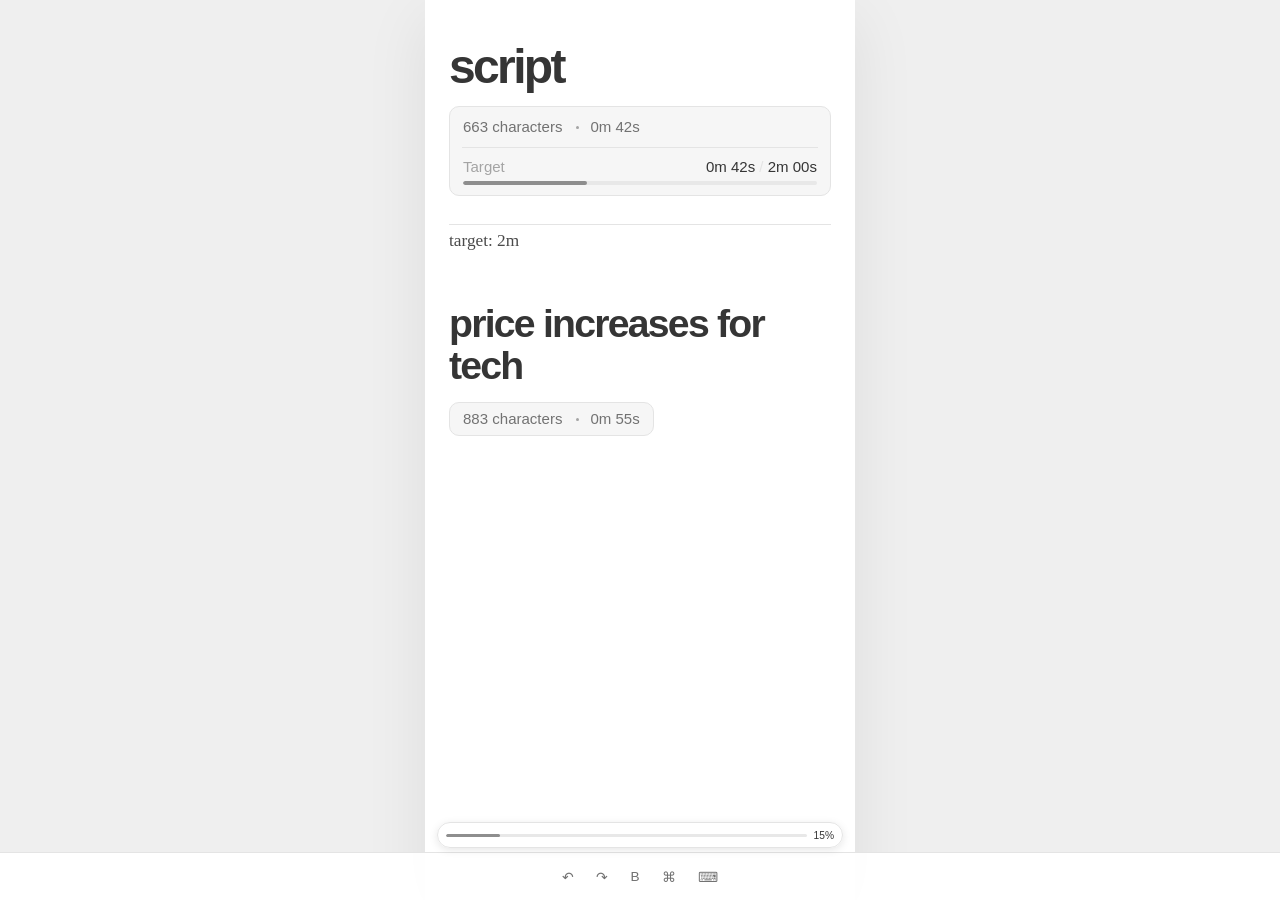
<file: mobile-meter-preview.html>
<!doctype html>
<html lang="en">
  <head>
    <meta charset="utf-8" />
    <meta name="viewport" content="width=device-width, initial-scale=1" />
    <title>Section Writing Stats mobile preview</title>
    <style>
      :root {
        color-scheme: light;
        --canvas: #ffffff;
        --text: #353535;
        --muted: #727272;
        --faint: #a4a4a4;
        --line: #e4e4e4;
        --surface: #f6f6f6;
        --track: #e8e8e8;
        --progress: #8e8e8e;
      }

      * { box-sizing: border-box; }

      body {
        margin: 0;
        min-height: 100vh;
        background: var(--canvas);
        color: var(--text);
        font-family: -apple-system, BlinkMacSystemFont, "Segoe UI", sans-serif;
      }

      .phone {
        position: relative;
        width: min(100%, 430px);
        min-height: 100vh;
        margin: 0 auto;
        padding: 42px 24px 156px;
      }

      h1, h2, p { margin: 0; }

      h1 {
        font-size: clamp(2.3rem, 11vw, 3rem);
        letter-spacing: -0.055em;
        line-height: 1.04;
      }

      h2 {
        margin-top: 48px;
        font-size: clamp(1.9rem, 9vw, 2.45rem);
        letter-spacing: -0.045em;
        line-height: 1.08;
      }

      .meter {
        margin-top: 14px;
        padding: 11px 12px 10px;
        border: 1px solid var(--line);
        border-radius: 10px;
        background: var(--surface);
        color: var(--muted);
        font-size: 0.94rem;
        line-height: 1.25;
      }

      .meter-values {
        display: flex;
        flex-wrap: wrap;
        gap: 4px 14px;
        align-items: baseline;
        padding: 0 1px 10px;
        border-bottom: 1px solid var(--line);
      }

      .meter-values span + span::before {
        content: "";
        display: inline-block;
        width: 3px;
        height: 3px;
        margin: 0 11px 3px 0;
        border-radius: 50%;
        background: var(--faint);
      }

      .target {
        display: grid;
        grid-template-columns: auto 1fr;
        gap: 4px 12px;
        align-items: baseline;
        padding: 10px 1px 0;
      }

      .target-label { color: var(--faint); }

      .target-values {
        color: var(--text);
        font-variant-numeric: tabular-nums;
        text-align: right;
      }

      .progress {
        grid-column: 1 / -1;
        height: 4px;
        overflow: hidden;
        border-radius: 999px;
        background: var(--track);
      }

      .progress > span {
        display: block;
        width: 35%;
        height: 100%;
        border-radius: inherit;
        background: var(--progress);
      }

      .body-copy {
        margin-top: 28px;
        padding-top: 2px;
        border-top: 1px solid var(--line);
        color: #4a4a4a;
        font-family: Georgia, serif;
        font-size: 1.08rem;
        line-height: 1.65;
      }

      .separator { color: var(--line); }

      .current-section-meter {
        position: fixed;
        z-index: 2;
        bottom: 52px;
        left: 50%;
        width: min(calc(100% - 24px), 406px);
        min-height: 26px;
        display: flex;
        gap: 7px;
        align-items: center;
        padding: 3px 8px;
        appearance: none;
        border: 1px solid var(--line);
        border-radius: 999px;
        background: color-mix(in srgb, var(--canvas) 94%, transparent);
        box-shadow: 0 2px 8px rgb(0 0 0 / 0.1);
        backdrop-filter: blur(12px);
        color: var(--text);
        font: inherit;
        font-size: 0.64rem;
        font-variant-numeric: tabular-nums;
        transform: translateX(-50%);
        touch-action: manipulation;
      }

      .current-section-label {
        flex: 0 0 auto;
        max-width: 48%;
        overflow: hidden;
        font-weight: 500;
        text-overflow: ellipsis;
        white-space: nowrap;
      }

      .current-section-progress {
        flex: 1 1 auto;
        height: 3px;
        overflow: hidden;
        border-radius: 999px;
        background: var(--track);
      }

      .current-section-progress > span {
        display: block;
        width: 15.1%;
        height: 100%;
        border-radius: inherit;
        background: var(--progress);
      }

      .current-section-count,
      .current-section-meter[data-display-mode="count"] .current-section-percentage {
        display: none;
      }

      .current-section-meter[data-display-mode="count"] .current-section-count {
        display: inline;
      }

      .mobile-toolbar {
        position: fixed;
        z-index: 1;
        right: 0;
        bottom: 0;
        left: 0;
        height: 48px;
        display: flex;
        gap: 22px;
        align-items: center;
        justify-content: center;
        border-top: 1px solid var(--line);
        background: color-mix(in srgb, var(--canvas) 96%, transparent);
        color: var(--muted);
        font-size: 0.85rem;
      }

      .note-meter {
        display: inline-flex;
        width: fit-content;
        padding-block: 7px;
      }

      .note-meter .meter-values {
        padding: 0 1px;
        border: 0;
      }

      @media (min-width: 600px) {
        body { background: #efefef; }
        .phone { background: var(--canvas); box-shadow: 0 18px 60px rgb(0 0 0 / 0.08); }
      }
    </style>
  </head>
  <body>
    <main class="phone">
      <h1>script</h1>

      <div class="meter" aria-label="663 characters. 0 minutes 42 seconds. Target: 0 minutes 42 seconds of 2 minutes.">
        <div class="meter-values">
          <span>663 characters</span>
          <span>0m 42s</span>
        </div>
        <div class="target">
          <span class="target-label">Target</span>
          <span class="target-values">0m 42s <span class="separator">/</span> 2m 00s</span>
          <div class="progress" aria-hidden="true"><span></span></div>
        </div>
      </div>

      <p class="body-copy">target: 2m</p>

      <h2>price increases for tech</h2>
      <div class="meter note-meter" aria-label="883 characters. 0 minutes 55 seconds.">
        <div class="meter-values">
          <span>883 characters</span>
          <span>0m 55s</span>
        </div>
      </div>

      <button
        class="current-section-meter"
        type="button"
        data-display-mode="percentage"
        aria-label="Writing target 15%. Tap to show current value and target."
      >
        <span class="current-section-progress" aria-hidden="true"><span></span></span>
        <span class="current-section-label">
          <span class="current-section-percentage">15%</span>
          <span class="current-section-count">1510 / 10000 c</span>
        </span>
      </button>
      <div class="mobile-toolbar" aria-label="Obsidian mobile command toolbar">
        <span>↶</span>
        <span>↷</span>
        <span>B</span>
        <span>⌘</span>
        <span>⌨</span>
      </div>
    </main>
    <script>
      const currentSectionMeter = document.querySelector(".current-section-meter");
      currentSectionMeter?.addEventListener("click", () => {
        const showCount = currentSectionMeter.dataset.displayMode !== "count";
        currentSectionMeter.dataset.displayMode = showCount ? "count" : "percentage";
        currentSectionMeter.setAttribute(
          "aria-label",
          showCount
            ? "Writing target 1510 of 10000 characters. Tap to show percentage."
            : "Writing target 15%. Tap to show current value and target."
        );
      });
    </script>
  </body>
</html>
</file>
<file: landing.css>
:root {
  color-scheme: dark;
  --canvas: #1d1825;
  --canvas-deep: #15101d;
  --surface: #2b2336;
  --surface-raised: #382c48;
  --text: #fbf7ff;
  --muted: #c7bed0;
  --faint: #978ba5;
  --line: rgb(255 255 255 / 0.12);
  --accent: #b88cff;
  --accent-soft: #dfccff;
  --shadow: rgb(0 0 0 / 0.4);
  --radius: 16px;
}

* { box-sizing: border-box; }

html { scroll-behavior: smooth; }

body {
  min-width: 320px;
  margin: 0;
  overflow-x: hidden;
  background: var(--canvas);
  color: var(--text);
  font-family: ui-sans-serif, -apple-system, BlinkMacSystemFont, "Segoe UI", sans-serif;
  font-size: 16px;
  line-height: 1.5;
}

a { color: inherit; text-decoration: none; }

.site-header {
  width: min(100% - 48px, 1280px);
  height: 76px;
  margin: 0 auto;
  display: grid;
  grid-template-columns: 1fr auto auto;
  align-items: center;
  gap: 24px;
}

.wordmark { display: inline-flex; align-items: center; gap: 10px; width: fit-content; font-weight: 630; letter-spacing: -0.02em; }
.wordmark-mark { width: 17px; height: 17px; border: 2px solid var(--accent); border-radius: 5px 3px 5px 2px; background: rgb(184 140 255 / 0.12); box-shadow: 5px 5px 0 -3px var(--accent); transform: rotate(-7deg); }
nav { justify-self: end; display: flex; gap: 26px; color: var(--muted); font-size: 0.9rem; }
.header-support { min-height: 36px; padding-inline: 15px; }
nav a, footer a, .text-link { transition: color 160ms ease; }
nav a:hover, footer a:hover, .text-link:hover { color: var(--accent-soft); }

.button {
  display: inline-flex;
  min-height: 47px;
  align-items: center;
  justify-content: center;
  padding: 0 20px;
  border: 1px solid transparent;
  border-radius: 11px 7px 11px 7px;
  background: #7946ad;
  color: #fffaff;
  font-size: 0.94rem;
  font-weight: 700;
  letter-spacing: -0.01em;
  box-shadow: 4px 4px 0 rgb(64 35 96 / 0.9), 0 8px 22px rgb(72 41 108 / 0.3);
  transition: transform 160ms ease, background 160ms ease, box-shadow 160ms ease;
}
.button:hover { background: #8d59c3; box-shadow: 6px 6px 0 rgb(64 35 96 / 0.9), 0 10px 30px rgb(72 41 108 / 0.38); transform: translate(-2px, -2px) rotate(-1deg); }
.button:active { box-shadow: 1px 1px 0 rgb(64 35 96 / 0.9); transform: translate(2px, 2px) scale(0.98); }
.button-small { justify-self: end; min-height: 37px; padding-inline: 15px; font-size: 0.84rem; }

.hero {
  position: relative;
  isolation: isolate;
  width: min(100% - 48px, 1280px);
  min-height: 0;
  margin: 0 auto;
  display: grid;
  grid-template-columns: minmax(0, 0.9fr) minmax(0, 1.1fr);
  column-gap: clamp(44px, 6vw, 88px);
  row-gap: 42px;
  align-items: start;
  padding: 68px 0 96px;
}
.hero-title { grid-column: 1 / -1; display: grid; grid-template-columns: minmax(0, 0.9fr) minmax(460px, 1.1fr); gap: clamp(40px, 5vw, 76px); align-items: center; perspective: 1400px; }
.hero-screenshot { --screen-x: 0px; --screen-y: 0px; --screen-rx: 0deg; --screen-ry: 0deg; width: 100%; margin: 0; filter: drop-shadow(0 28px 32px rgb(0 0 0 / 0.3)); transform: translateX(clamp(0px, 2vw, 32px)) translate3d(var(--screen-x), var(--screen-y), 0) rotateY(calc(-14deg + var(--screen-ry))) rotateX(calc(2.5deg + var(--screen-rx))) rotateZ(-1deg); transform-origin: left center; transition: transform 220ms cubic-bezier(.16, 1, .3, 1), filter 220ms cubic-bezier(.16, 1, .3, 1); }
.hero-screenshot:hover { filter: drop-shadow(0 36px 38px rgb(0 0 0 / 0.36)); }
.hero-screenshot picture, .hero-screenshot img { width: 100%; height: auto; display: block; }

.document-map { position: absolute; z-index: -1; inset: -32px -70px; overflow: hidden; pointer-events: none; }
.map-line { position: absolute; height: 2px; transform-origin: left center; border-top: 2px dashed rgb(184 140 255 / 0.32); }
.map-line-one { top: 24%; left: -6%; width: 49%; transform: rotate(15deg); }.map-line-two { top: 61%; left: 23%; width: 44%; transform: rotate(-25deg); }.map-line-three { top: 44%; left: 45%; width: 46%; transform: rotate(22deg); }
.map-node { position: absolute; border: 2px solid var(--accent-soft); border-radius: 7px 4px 8px 3px; background: rgb(184 140 255 / 0.2); box-shadow: 0 0 0 7px rgb(184 140 255 / 0.08); }.map-node-one { top: 19%; left: 15%; width: 18px; height: 18px; transform: rotate(-12deg); }.map-node-two { top: 37%; left: 42%; width: 13px; height: 13px; transform: rotate(15deg); }.map-node-three { top: 59%; left: 61%; width: 23px; height: 23px; transform: rotate(-7deg); }.map-node-four { top: 74%; left: 84%; width: 16px; height: 16px; transform: rotate(18deg); }
.map-label { position: absolute; color: rgb(223 204 255 / 0.65); font-size: 0.68rem; font-weight: 800; letter-spacing: 0.08em; }.map-label-one { top: 12%; left: 18%; }.map-label-two { top: 31%; left: 45%; }.map-label-three { top: 64%; left: 66%; }
.map-card { position: absolute; padding: 5px 8px; border: 1px solid rgb(223 204 255 / 0.38); border-radius: 5px 8px 5px 8px; background: rgb(43 35 54 / 0.92); color: var(--accent-soft); font-size: 0.68rem; font-weight: 750; letter-spacing: 0.03em; box-shadow: 3px 3px 0 rgb(184 140 255 / 0.17); }.map-card-one { top: 23%; right: 4%; transform: rotate(7deg); }.map-card-two { bottom: 18%; left: 8%; transform: rotate(-6deg); }.map-card-three { right: 17%; bottom: 6%; transform: rotate(4deg); }

.overline { margin: 0 0 21px; color: var(--accent-soft); font-size: 0.75rem; font-weight: 700; letter-spacing: 0.12em; text-transform: uppercase; }
h1, h2, h3, p { margin-top: 0; }
h1, h2 { letter-spacing: -0.065em; line-height: 0.96; }
h1 { max-width: 680px; margin-bottom: 26px; font-size: clamp(3rem, 5vw, 4.65rem); font-weight: 660; }
.hero-shout { max-width: 100%; margin-bottom: 25px; color: #fffaff; font-size: clamp(3.65rem, 5.1vw, 6.15rem); font-weight: 880; letter-spacing: -0.065em; line-height: 0.8; text-shadow: 6px 6px 0 rgb(92 59 142 / 0.78); }
.type-row { display: flex; width: max-content; gap: 0.13em; }.type-row + .type-row { margin-top: 0.04em; }.type-word { display: inline-block; }.type-row-much { margin-top: -0.02em; }.type-word-much { margin-left: -0.025em; color: var(--accent-soft); font-size: 1.18em; letter-spacing: -0.085em; }.type-word-write { color: var(--accent-soft); letter-spacing: -0.025em; }.write-line { display: inline; }
.hero-summary { max-width: 450px; margin-bottom: 31px; color: var(--muted); font-size: clamp(1.06rem, 1.5vw, 1.22rem); line-height: 1.55; }
.hero-promise { max-width: 680px; margin-bottom: 28px; color: var(--muted); font-size: clamp(1.35rem, 2.05vw, 1.82rem); font-weight: 680; line-height: 1.2; letter-spacing: -0.045em; }.hero-promise strong { color: var(--text); font-weight: 820; }.hero-promise span { color: var(--accent-soft); }
.question-lanes { max-width: 710px; display: grid; grid-template-columns: minmax(0, 1.12fr) minmax(0, 0.88fr); margin: 0 0 32px; border: 1px solid rgb(223 204 255 / 0.28); border-radius: 12px 16px 12px 16px; background: rgb(43 35 54 / 0.78); box-shadow: 5px 6px 0 rgb(92 59 142 / 0.24); overflow: hidden; }
.question-lane { min-height: 0; margin: 0; padding: 24px 24px 26px; color: var(--muted); font-size: clamp(1.3rem, 1.85vw, 1.6rem); font-weight: 680; letter-spacing: -0.045em; line-height: 1.08; }
.question-lane + .question-lane { border-inline-start: 1px solid rgb(223 204 255 / 0.2); color: var(--accent-soft); }
.rolling-stat { position: relative; display: inline-block; height: 1.13em; overflow: hidden; color: var(--text); vertical-align: -0.21em; }
.rolling-metric, .rolling-scope { width: max-content; }.rolling-scope { color: var(--accent-soft); }.question-lane-time .rolling-scope { color: var(--text); }.rolling-metric-track, .rolling-scope-track { display: block; }.rolling-metric-track > span, .rolling-scope-track > span { display: block; height: 1.13em; line-height: 1.13; }
.hero-actions { display: flex; gap: 22px; align-items: center; }
.hero-actions > .button:not(.button-repo), .closing-actions > .button:not(.button-repo) { color: #fffaff; }
.button-repo { border-color: rgb(223 204 255 / 0.45); background: transparent; color: var(--accent-soft); box-shadow: none; }
.button-repo:hover { background: rgb(184 140 255 / 0.15); color: var(--text); box-shadow: none; transform: translateY(-1px); }
.download-count { margin: 22px 0 0; color: var(--muted); font-size: clamp(1.05rem, 1.7vw, 1.38rem); font-weight: 620; letter-spacing: -0.035em; line-height: 1.25; }.download-count strong { color: var(--accent-soft); font-weight: 820; }.download-count span { display: inline-block; min-width: 3ch; color: var(--text); font-variant-numeric: tabular-nums; }
.text-link { color: var(--text); font-size: 0.94rem; font-weight: 650; }
.text-link span { display: inline-block; margin-left: 5px; transition: transform 160ms ease; }
.text-link:hover span { transform: translateX(4px); }

.hero-copy { min-width: 0; padding-top: 6px; grid-column: 2; grid-row: 2; }.editor-stage { position: relative; width: 100%; min-width: 0; justify-self: start; grid-column: 1; grid-row: 2; }
.editor-stage::before { content: ""; position: absolute; z-index: -1; inset: 10% -8% -9% 15%; border: 1px solid rgb(223 204 255 / 0.32); border-radius: 18px 12px 18px 12px; background: rgb(184 140 255 / 0.12); box-shadow: 9px 10px 0 rgb(92 59 142 / 0.2); transform: rotate(3deg); }
.try-prompt { margin: 0 0 11px; color: var(--accent-soft); font-size: 1rem; font-weight: 720; letter-spacing: -0.025em; }

.intro-band { width: min(100% - 48px, 1280px); margin: 0 auto; padding: 27px 31px 29px; display: grid; grid-template-columns: 1fr 96px 1fr; gap: 30px; align-items: center; border: 1px solid rgb(184 140 255 / 0.4); border-radius: 13px 19px 13px 19px; background: rgb(184 140 255 / 0.11); box-shadow: 5px 6px 0 rgb(92 59 142 / 0.32); color: var(--muted); font-size: 1rem; line-height: 1.4; }
.intro-band p { max-width: 390px; margin: 0; }
.intro-band p:last-child { justify-self: end; }
.intro-rule { height: 1px; background: var(--accent); }

.feature-section { width: min(100% - 48px, 1280px); margin: 0 auto; padding: 112px 0 120px; }
.section-heading h2, .target-copy h2, .closing-section h2 { margin: 0; font-size: clamp(3rem, 5vw, 5.4rem); font-weight: 650; }
.section-heading h2 { max-width: 900px; margin-bottom: 48px; font-size: clamp(2.65rem, 4.4vw, 4.7rem); }
.feature-list { display: grid; grid-template-columns: minmax(0, 1.12fr) minmax(0, 0.88fr); gap: 0 clamp(34px, 6vw, 92px); }
.feature { min-width: 0; padding: 26px 0 30px; border-top: 1px solid var(--line); }.feature-primary { grid-column: 1 / -1; display: grid; grid-template-columns: minmax(220px, 0.8fr) minmax(320px, 1.2fr); gap: 32px; align-items: baseline; }.feature-primary h3 { margin: 0; }.feature-primary p { max-width: 580px; }
.feature h3 { margin: 0 0 9px; font-size: 1.35rem; letter-spacing: -0.035em; }.feature-primary h3 { font-size: clamp(1.7rem, 2.7vw, 2.25rem); }
.feature p { max-width: 520px; margin: 0; color: var(--muted); line-height: 1.6; }

.outline-copy h2 { margin: 0 0 24px; font-size: clamp(3rem, 5vw, 5.4rem); font-weight: 650; letter-spacing: -0.065em; line-height: 0.96; }
.outline-copy > p:not(.overline) { max-width: 430px; color: var(--muted); font-size: 1.08rem; line-height: 1.6; }
.try-editor { overflow: hidden; border: 1px solid var(--line); border-radius: var(--radius); background: var(--surface); box-shadow: 0 22px 64px rgb(0 0 0 / 0.16); }
.hero-editor { --background-modifier-border: #dedede; --background-secondary: #f2f2f2; --text-muted: #6d6d6d; --text-normal: #292929; --text-faint: #949494; --interactive-accent: #8a5cf5; --color-green: #3f9a5c; --color-orange: #d9781f; --line: #dedede; min-height: 0; border-color: #cecece; border-radius: 12px 10px 12px 10px; background: #fff; color: var(--text-normal); box-shadow: 7px 8px 0 rgb(92 59 142 / 0.18), 0 22px 48px rgb(0 0 0 / 0.14); }
.try-editor-bar, .try-footer { display: flex; align-items: center; justify-content: space-between; gap: 15px; padding: 12px 16px; background: #f8f8f8; color: var(--text-muted); font-size: 0.75rem; }
.try-editor-bar { border-bottom: 1px solid var(--line); }.try-tab { display: inline-flex; align-items: center; gap: 8px; color: var(--muted); }.try-tab i { width: 8px; height: 8px; border-radius: 2px; border: 1px solid var(--accent); }.try-mode { color: var(--accent-soft); }
.try-heading-row { display: flex; flex-wrap: wrap; align-items: center; gap: 9px; padding: 22px 22px 14px; letter-spacing: -0.025em; }.try-heading-row > span { color: var(--text-faint); font-weight: 750; }.try-heading-row strong { color: var(--text-normal); font-size: 1.12rem; }.try-heading-row .section-meter-badge { margin-left: auto; font-size: 0.816em; }
.try-editor-body { position: relative; }.demo-target-line { position: absolute; top: 9px; right: 0; left: 0; height: 1.7rem; display: flex; align-items: center; padding: 0 22px; background: #fff; }.demo-target-line[hidden] { display: none; }.try-editor textarea:focus ~ .demo-target-line { background: #fcfcfc; }.demo-target-chip { display: inline-flex; align-items: center; gap: 0.4em; padding: 0.2em 0.75em; border: 0; border-radius: 999px; background: var(--background-secondary, #f2f2f2); color: var(--text-muted, var(--muted)); font: 500 0.82rem/1.4 -apple-system, BlinkMacSystemFont, "Segoe UI", sans-serif; font-variant-numeric: tabular-nums; cursor: pointer; }.demo-target-chip:hover { background: #e9e9e9; color: var(--text-normal); }.demo-target-chip:focus-visible { outline: 2px solid var(--accent-soft); outline-offset: 2px; }.demo-target-chip-icon { color: var(--interactive-accent, #8a5cf5); }.demo-target-chip-value { color: var(--text-normal, var(--text)); }
.try-editor textarea { width: 100%; min-height: 132px; display: block; resize: vertical; padding: 9px 22px 24px; border: 0; outline: 0; background: transparent; color: var(--text-normal, var(--text)); font: 1rem/1.7 ui-monospace, SFMono-Regular, Menlo, Consolas, monospace; }.try-editor textarea:focus { background: #fcfcfc; }
.try-footer { border-top: 1px solid var(--background-modifier-border, var(--line)); }.try-footer button { padding: 0; border: 0; background: none; color: #6a4c93; font: inherit; font-weight: 650; cursor: pointer; }.try-footer button:hover { color: #3e2e5d; }.try-footer button:focus-visible, .outline-row:focus-visible { outline: 2px solid var(--accent-soft); outline-offset: -2px; }

.outline-section { width: min(100% - 48px, 1280px); margin: 0 auto; display: grid; grid-template-columns: minmax(300px, 0.8fr) minmax(500px, 1.2fr); gap: clamp(50px, 11vw, 170px); align-items: center; padding: 132px 0; border-top: 1px solid var(--line); }.outline-copy h2 { margin-bottom: 24px; }
.outline-demo { --background-modifier-border: rgb(255 255 255 / 0.12); --background-secondary: #211b2a; --text-muted: #b8b1bf; --text-normal: #f1edf5; --text-faint: #817a89; overflow: hidden; border: 1px solid rgb(184 140 255 / 0.36); border-radius: 15px 10px 15px 10px; background: var(--canvas-deep); box-shadow: 7px 8px 0 rgb(92 59 142 / 0.22); }.outline-row { width: 100%; min-height: 62px; display: grid; grid-template-columns: 42px 1fr auto; gap: 12px; align-items: center; padding: 0 18px; border: 0; border-bottom: 1px solid var(--line); background: transparent; color: var(--text); text-align: left; cursor: pointer; transition: background 180ms ease, padding 180ms ease, transform 180ms ease; }.outline-row:hover { background: rgb(184 140 255 / 0.12); }.outline-row-active { padding-left: 23px; background: rgb(184 140 255 / 0.2); }.outline-level { color: var(--faint); font-size: 0.7rem; font-weight: 750; letter-spacing: 0.06em; }.outline-row strong { font-size: 0.96rem; letter-spacing: -0.015em; }.outline-row-active .section-meter-badge { border-color: rgb(184 140 255 / 0.55); color: var(--accent-soft); }.outline-row-nested { padding-left: 47px; }.outline-row-nested.outline-row-active { padding-left: 52px; }.outline-row-deep { padding-left: 77px; }.outline-row-deep.outline-row-active { padding-left: 82px; }.outline-demo p { min-height: 70px; margin: 0; padding: 18px; color: var(--muted); font-size: 0.9rem; line-height: 1.5; }

.target-section { width: min(100% - 48px, 1280px); margin: 0 auto; display: grid; grid-template-columns: minmax(300px, 0.88fr) minmax(420px, 1.12fr); gap: clamp(50px, 11vw, 170px); align-items: center; padding: 124px 0 156px; border-top: 1px solid var(--line); }
.target-copy h2 { margin-bottom: 25px; }
.target-copy > p:not(.overline) { max-width: 450px; color: var(--muted); font-size: 1.08rem; line-height: 1.6; }.target-copy code { padding: 0.08em 0.3em; border: 1px solid rgb(223 204 255 / 0.24); border-radius: 4px; background: rgb(184 140 255 / 0.1); color: var(--accent-soft); font: 0.88em ui-monospace, SFMono-Regular, Menlo, Consolas, monospace; }
.markdown-sample { --background-modifier-border: rgb(255 255 255 / 0.12); --background-secondary: #292331; --text-muted: #b8b1bf; --text-normal: #f1edf5; --text-faint: #817a89; --interactive-accent: #a882ff; overflow: hidden; border: 1px solid var(--line); border-radius: var(--radius); background: var(--surface); box-shadow: 0 22px 64px rgb(0 0 0 / 0.16); }
.sample-bar, .sample-footer { display: flex; justify-content: space-between; gap: 20px; padding: 13px 17px; color: var(--faint); font-size: 0.76rem; }
.sample-bar { border-bottom: 1px solid var(--line); }
.sample-heading { display: flex; flex-wrap: wrap; align-items: center; gap: 9px; padding: 22px 24px 8px; letter-spacing: -0.025em; }.sample-heading > span:first-child { color: var(--faint); font-weight: 750; }.sample-heading strong { font-size: 1.12rem; }.sample-heading .section-meter-badge { margin-left: auto; }
.sample-footer { border-top: 1px solid var(--line); color: var(--muted); }
.sample-footer strong { color: var(--accent-soft); font-weight: 650; }
pre { overflow: auto; margin: 0; padding: 28px 30px 31px; font-family: ui-monospace, SFMono-Regular, Menlo, Consolas, monospace; font-size: clamp(0.78rem, 1.2vw, 0.96rem); line-height: 1.72; white-space: pre-wrap; }
.syntax-heading { color: #f1e5ff; font-weight: 700; }.syntax-target { color: var(--accent-soft); }

.faq-section { width: min(100% - 48px, 1280px); margin: 0 auto; display: grid; grid-template-columns: minmax(280px, 0.78fr) minmax(420px, 1.22fr); gap: clamp(48px, 10vw, 150px); padding: 0 0 132px; }
.faq-heading h2 { margin: 0 0 20px; font-size: clamp(4.5rem, 9vw, 9rem); font-weight: 650; letter-spacing: -0.065em; line-height: 0.88; }
.faq-heading p { max-width: 360px; margin: 0; color: var(--muted); font-size: 1.03rem; line-height: 1.55; }
.faq-list { border-top: 1px solid var(--line); }
.faq-list details { border-bottom: 1px solid var(--line); }
.faq-list summary { position: relative; padding: 22px 34px 22px 0; color: var(--text); font-size: 1.1rem; font-weight: 700; letter-spacing: -0.03em; cursor: pointer; list-style: none; }
.faq-list summary::-webkit-details-marker { display: none; }
.faq-list summary::after { content: "+"; position: absolute; top: 50%; right: 4px; color: var(--accent-soft); font-size: 1.35rem; font-weight: 400; transform: translateY(-52%); transition: transform 180ms ease; }
.faq-list details[open] summary::after { transform: translateY(-52%) rotate(45deg); }
.faq-list p { max-width: 600px; margin: 0; padding: 0 0 23px; color: var(--muted); line-height: 1.6; }
.faq-list code { padding: 0.08em 0.3em; border: 1px solid rgb(223 204 255 / 0.24); border-radius: 4px; background: rgb(184 140 255 / 0.1); color: var(--accent-soft); font: 0.88em ui-monospace, SFMono-Regular, Menlo, Consolas, monospace; white-space: nowrap; }
@media (min-width: 821px) { .faq-heading { position: sticky; top: 32px; align-self: start; } }

.closing-section { min-height: 490px; display: flex; flex-direction: column; align-items: center; justify-content: center; padding: 96px 24px; border-top: 1px solid rgb(184 140 255 / 0.45); background: #271c36; text-align: center; }
.closing-section .overline { margin-bottom: 18px; }.closing-section h2 { margin-bottom: 20px; }.closing-section > p:not(.overline) { max-width: 420px; margin-bottom: 29px; color: var(--muted); font-size: 1.08rem; }
.closing-actions { display: flex; flex-wrap: wrap; justify-content: center; gap: 14px; }
.support-section { padding: 104px 24px; background: var(--accent); color: #211633; }.support-section > div { position: relative; width: min(100%, 1120px); margin: 0 auto; display: grid; grid-template-columns: minmax(0, 1fr) minmax(250px, 340px); gap: clamp(40px, 8vw, 118px); align-items: center; }.support-section h2 { max-width: 740px; margin: 0 0 20px; font-size: clamp(2.4rem, 4.2vw, 4.25rem); font-weight: 750; letter-spacing: -0.065em; line-height: 0.96; }.support-name { display: inline-block; }.support-section p { max-width: 650px; margin: 0; color: rgb(33 22 51 / 0.82); font-size: 1.12rem; line-height: 1.6; }.support-section p + p { margin-top: 14px; margin-bottom: 30px; }.support-copy, .support-portrait { position: relative; z-index: 1; }.support-tip { width: fit-content; min-width: 228px; padding: 9px 12px 12px; border: 1px solid rgb(33 22 51 / 0.44); border-radius: 13px 8px 13px 8px; background: rgb(33 22 51 / 0.14); box-shadow: 4px 5px 0 rgb(33 22 51 / 0.17); }.support-tip-label { display: block; margin: 0 0 4px 4px; color: rgb(33 22 51 / 0.72); font-size: 0.68rem; font-weight: 800; letter-spacing: 0.1em; text-transform: uppercase; }.support-section stripe-buy-button { display: block; width: fit-content; }.support-portrait { width: 100%; aspect-ratio: 1; margin: 0; overflow: hidden; border: 2px solid rgb(33 22 51 / 0.7); border-radius: 19px 12px 19px 12px; box-shadow: 8px 8px 0 rgb(33 22 51 / 0.28); transform: rotate(2deg); }.support-portrait img { width: 100%; height: 100%; display: block; object-fit: cover; object-position: 48% 38%; }.support-arrow { position: absolute; z-index: 2; inset: 0; width: 100%; height: 100%; overflow: visible; pointer-events: none; }.support-arrow > path { fill: none; stroke: #211633; stroke-linecap: round; stroke-linejoin: round; stroke-width: 15; }.support-arrow > .arrow-stem { vector-effect: non-scaling-stroke; }.arrow-adjust-toggle { margin-top: 22px; padding: 0; border: 0; border-bottom: 1px solid currentColor; background: transparent; color: rgb(33 22 51 / 0.76); font: inherit; font-size: 0.82rem; font-weight: 750; cursor: pointer; }.arrow-adjustments { max-width: 560px; margin-top: 14px; padding: 16px; border: 1px dashed rgb(33 22 51 / 0.54); border-radius: 10px; background: rgb(255 255 255 / 0.14); }.arrow-adjustments p { margin-bottom: 12px; font-size: 0.83rem; }.arrow-adjustments code { display: block; margin-top: 12px; padding: 9px; border-radius: 5px; background: rgb(33 22 51 / 0.12); color: #211633; font: 0.73rem ui-monospace, SFMono-Regular, Menlo, Consolas, monospace; }.support-arrow > .arrow-editor-guides { fill: none; stroke: rgb(33 22 51 / 0.35); stroke-width: 2; stroke-dasharray: 7 7; opacity: 0; }.arrow-editor-point { fill: #fffaff; stroke: #211633; stroke-width: 4; cursor: grab; opacity: 0; pointer-events: none; }.arrow-editor-point:active { cursor: grabbing; }.support-layout.is-adjusting-arrow .support-arrow { z-index: 3; pointer-events: auto; }.support-layout.is-adjusting-arrow .arrow-editor-guides, .support-layout.is-adjusting-arrow .arrow-editor-point { opacity: 1; }.support-layout.is-adjusting-arrow .arrow-editor-point { pointer-events: all; }

footer { width: min(100% - 48px, 1280px); min-height: 85px; margin: 0 auto; display: flex; align-items: center; justify-content: space-between; gap: 20px; color: var(--faint); font-size: 0.82rem; }
footer > span:first-child { color: var(--muted); font-weight: 650; }
.support-link { display: inline-flex; min-height: 38px; align-items: center; justify-content: center; padding: 0 14px; border: 1px solid rgb(223 204 255 / 0.45); border-radius: 8px 5px 8px 5px; background: rgb(184 140 255 / 0.14); color: var(--accent-soft); font-weight: 750; }.support-link:hover { background: rgb(184 140 255 / 0.26); color: var(--text); }

@media (prefers-reduced-motion: no-preference) {
  .editor-stage { animation: product-float 7s cubic-bezier(.45, .05, .55, .95) infinite; }
  .map-node { animation: node-pulse 3.8s ease-in-out infinite; }.map-node-two { animation-delay: 0.7s; }.map-node-three { animation-delay: 1.4s; }.map-node-four { animation-delay: 2.1s; }.map-card { animation: card-wobble 5s ease-in-out infinite; }.map-card-two { animation-delay: 1.2s; }.map-card-three { animation-delay: 2.3s; }
  .rolling-metric-track { animation: roll-metric 4.4s cubic-bezier(.65, 0, .35, 1) infinite; }
  .rolling-scope-track { animation: roll-scope 7.6s cubic-bezier(.65, 0, .35, 1) -1.8s infinite; }
  .hero-title.is-visible .type-word-much { transform-origin: left center; animation: much-pop 520ms cubic-bezier(.16, 1, .3, 1) 160ms both; }
  .hero-title.is-visible .type-word-write { width: 0; overflow: hidden; border-right: 0.06em solid var(--accent); white-space: nowrap; animation: type-write 1.7s steps(26, end) 1.05s forwards, caret-blink 650ms steps(1, end) 1.05s infinite; }
  .reveal { transition: opacity 680ms cubic-bezier(.16, 1, .3, 1), transform 680ms cubic-bezier(.16, 1, .3, 1); }
  .has-reveals .reveal { opacity: 0; transform: translateY(24px); }
  .has-reveals .reveal.is-visible { opacity: 1; transform: translateY(0); }
  .has-reveals .reveal-late { transition-delay: 110ms; }
  .support-layout:not(.arrow-is-drawn) .support-arrow { clip-path: inset(-24% 108% -24% -12%); opacity: 0.4; transform: translate3d(-10px, 7px, 0); }.support-layout.arrow-is-drawn .support-arrow { will-change: clip-path, transform, opacity; animation: arrow-sweep 960ms cubic-bezier(.22, 1, .36, 1) 120ms forwards; }
  .support-portrait { will-change: transform; animation: portrait-hover 6.4s cubic-bezier(.45, .05, .55, .95) 900ms infinite; }
  @keyframes product-float { 0%, 100% { transform: translateY(0); } 50% { transform: translateY(-10px); } }
  @keyframes node-pulse { 0%, 100% { box-shadow: 0 0 0 6px rgb(167 124 239 / 0.08); } 50% { box-shadow: 0 0 0 12px rgb(167 124 239 / 0.015); } }
  @keyframes card-wobble { 0%, 100% { margin-top: 0; } 50% { margin-top: -7px; } }
  @keyframes word-hit { to { opacity: 1; transform: translateY(0) scale(1); } }
  @keyframes much-pop { 0% { transform: scale(0.84); } 62% { transform: scale(1.16); } 100% { transform: scale(1); } }
  @keyframes draw-arrow { to { stroke-dashoffset: 0; } }
  @keyframes arrow-sweep { 0% { clip-path: inset(-24% 108% -24% -12%); opacity: 0.4; transform: translate3d(-10px, 7px, 0); } 70% { clip-path: inset(-24% -3% -24% -12%); opacity: 1; transform: translate3d(1px, -1px, 0); } 84% { clip-path: inset(-24% -3% -24% -12%); transform: translate3d(-1px, 1px, 0); } 100% { clip-path: inset(-24% -3% -24% -12%); opacity: 1; transform: translate3d(0, 0, 0); } }
  @keyframes portrait-hover { 0%, 100% { transform: rotate(2deg) translate3d(0, 0, 0); } 50% { transform: rotate(0.9deg) translate3d(0, -13px, 0); } }
  @keyframes type-write { to { width: 26ch; } }
  @keyframes caret-blink { 50% { border-color: transparent; } }
  @keyframes roll-metric { 0%, 43% { transform: translateY(0); } 52%, 91% { transform: translateY(-1.13em); } 100% { transform: translateY(-2.26em); } }
  @keyframes roll-scope { 0%, 26% { transform: translateY(0); } 34%, 59% { transform: translateY(-1.13em); } 67%, 91% { transform: translateY(-2.26em); } 100% { transform: translateY(-3.39em); } }
}

@media (max-width: 1100px) {
  .hero { grid-template-columns: 1fr; gap: 52px; }
  .hero-title { grid-template-columns: 1fr; max-width: 760px; }
  .hero-screenshot { width: min(100%, 680px); transform: none; }
  .hero-copy { max-width: 680px; padding-top: 0; grid-column: auto; grid-row: auto; }
  .editor-stage { grid-column: auto; grid-row: auto; }
  .editor-stage { width: min(100%, 680px); }
}

@media (max-width: 1100px) and (prefers-reduced-motion: no-preference) {
  .hero-screenshot { animation: none; }
}

@media (min-width: 1101px) and (prefers-reduced-motion: no-preference) {
  .hero-screenshot img { animation: screenshot-content-float 6.8s cubic-bezier(.45, .05, .55, .95) infinite; }
  @keyframes screenshot-content-float { 0%, 100% { transform: translate3d(0, 0, 0) scale(1); } 50% { transform: translate3d(0, -11px, 0) scale(1.006); } }
}

@media (max-width: 820px) {
  .site-header { width: min(100% - 32px, 1280px); height: 66px; grid-template-columns: 1fr auto; }.site-header nav { display: none; }
  .hero, .feature-section, .target-section { width: min(100% - 32px, 1280px); grid-template-columns: 1fr; }.hero { min-height: auto; gap: 52px; padding: 70px 0 88px; }.hero-copy { max-width: 600px; }.editor-stage { width: min(100%, 640px); justify-self: start; }
  .question-lanes { max-width: 620px; }
  .intro-band { width: min(100% - 32px, 1280px); grid-template-columns: 1fr; gap: 16px; }.intro-band p:last-child { justify-self: start; }.intro-rule { width: 68px; }
  .feature-section, .outline-section, .target-section, .faq-section { width: min(100% - 32px, 1280px); grid-template-columns: 1fr; }.feature-section { gap: 58px; padding: 104px 0; }.feature-section::after { display: none; }.outline-section { gap: 52px; padding: 104px 0; }.target-section { gap: 53px; padding: 100px 0; }.faq-section { gap: 42px; padding-bottom: 104px; }.target-copy { max-width: 600px; }
  .feature-list, .feature-primary { grid-template-columns: 1fr; }.feature-primary { gap: 10px; }
  .support-section > div { grid-template-columns: minmax(0, 1fr) 250px; gap: 42px; }
  footer { width: min(100% - 32px, 1280px); padding: 22px 0; flex-wrap: wrap; }
}

/* Tablets and large phones need the same single-column rhythm as phones.
   Keeping either of these paired layouts beyond this point makes the copy
   feel cramped even before it technically overflows. */
@media (max-width: 700px) {
  .question-lanes { grid-template-columns: 1fr; max-width: 560px; }
  .question-lane + .question-lane { border-top: 1px solid rgb(223 204 255 / 0.2); border-inline-start: 0; }

  .support-section { padding-inline: 24px; }
  .support-section > div { grid-template-columns: 1fr; gap: 34px; }
  .support-arrow { display: none; }
  .support-portrait { width: min(100%, 340px); justify-self: center; }

  /* Lead with the promise and actions; the larger product image follows
     once the visitor has the context for it. */
  .hero { gap: 42px; }
  .hero-title { display: contents; }
  .hero-shout { order: 1; }
  .hero-copy { order: 2; }
  .hero-screenshot { order: 3; width: min(100%, 620px); justify-self: start; }
  .editor-stage { order: 4; }
}

@media (min-width: 821px) and (max-width: 960px) {
  .site-header { width: min(100% - 40px, 1280px); grid-template-columns: 1fr auto; }.site-header nav { display: none; }
  .hero, .feature-section, .target-section { width: min(100% - 40px, 1280px); grid-template-columns: 1fr; }.hero { min-height: auto; gap: 52px; padding: 64px 0 84px; }.hero-copy { max-width: 680px; }.editor-stage { width: min(100%, 680px); justify-self: start; }
  .feature-section { gap: 56px; padding: 104px 0; }.feature-section::after { display: none; }.target-section { gap: 52px; padding: 104px 0; }.faq-section { width: min(100% - 40px, 1280px); grid-template-columns: 1fr; gap: 46px; padding-bottom: 104px; }.target-copy { max-width: 650px; }
  .support-section { padding: 88px 40px; }
}

@media (max-width: 520px) {
  .map-card { display: none; }
  .wordmark { font-size: 0.9rem; }.hero { padding-top: 54px; }.hero-title { gap: 28px; }.hero-screenshot { width: 100%; }.overline { margin-bottom: 15px; font-size: 0.68rem; }h1 { margin-bottom: 20px; font-size: clamp(3.2rem, 15.8vw, 4.55rem); }.hero-shout { font-size: clamp(2.9rem, 13.2vw, 4rem); line-height: 0.84; letter-spacing: -0.07em; }.hero-shout .type-row { max-width: 100%; gap: 0.08em; }.hero-shout .type-row:nth-child(3) { flex-wrap: wrap; }.hero-shout .type-row:last-child { width: 100%; }.hero-shout .type-word-write { width: 100%; font-size: 1.44em; letter-spacing: -0.04em; line-height: 0.84; white-space: normal; animation: none; border-right: 0; }.hero-shout .write-line { display: block; }.hero-summary { font-size: 1rem; }.hero-promise { margin-bottom: 19px; font-size: 1.28rem; }.question-lanes { margin-bottom: 26px; }.question-lane { min-height: auto; padding: 21px 19px 23px; font-size: 1.28rem; }.hero-actions { align-items: stretch; flex-direction: column; gap: 13px; }.hero-actions .button { width: min(100%, 290px); }.download-count { max-width: 100%; overflow-wrap: anywhere; font-size: 1.16rem; }.editor-stage { width: 100%; }.hero-editor { min-height: 0; }.section-heading h2, .outline-copy h2, .target-copy h2, .closing-section h2 { font-size: clamp(2.85rem, 14.8vw, 4.2rem); }.feature { display: block; }.feature h3 { font-size: 1.2rem; }.feature p { font-size: 0.95rem; }.try-heading-row { padding: 18px 16px 12px; }.try-heading-row output, .sample-heading .section-meter-badge { width: 100%; margin-left: 0; }.try-editor textarea { min-height: 126px; padding-inline: 16px; font-size: 0.85rem; }.target-section { padding-bottom: 104px; }.faq-section { gap: 34px; padding-bottom: 84px; }pre { padding: 23px 19px 25px; font-size: 0.74rem; }.sample-bar, .sample-footer { padding-inline: 14px; }.closing-section { min-height: 435px; }.closing-actions { flex-direction: column; align-items: center; }.closing-section .button { width: 100%; max-width: 290px; }.support-section { padding: 76px 24px; }.support-portrait { width: min(100%, 300px); }.support-section h2 { font-size: clamp(2.4rem, 12vw, 3.45rem); }.support-tip { width: 100%; max-width: 290px; }.arrow-adjustments code { font-size: 0.66rem; }footer { display: grid; gap: 11px; }
}

.sr-only { position: absolute; width: 1px; height: 1px; padding: 0; overflow: hidden; clip: rect(0, 0, 0, 0); white-space: nowrap; border: 0; }
@media (prefers-reduced-motion: reduce) { .section-meter-target-progress-fill { transition: none; } }
/* The tip box holds the Stripe button's size from the start and fades it in when drawn. */
.support-tip stripe-buy-button { display: block; min-height: 197px; opacity: 0; transition: opacity 300ms ease; }
.tip-jar-ready stripe-buy-button { opacity: 1; }
@media (prefers-reduced-motion: reduce) { .support-tip stripe-buy-button { transition: none; } }
.support-tip-fallback { display: none; margin: 6px 4px 2px; color: #211633; font-weight: 750; text-decoration: underline; text-underline-offset: 3px; }.tip-jar-unavailable stripe-buy-button { display: none; }.tip-jar-unavailable .support-tip-fallback { display: inline-block; }
</file>
<file: plugin.css>
body {
  --section-meter-progress-start: var(--interactive-accent);
  --section-meter-progress-mid: var(--interactive-accent);
  --section-meter-progress-close: var(--interactive-accent);
  --section-meter-progress-complete: var(--color-green);
  --section-meter-progress-overage: var(--color-orange);
  --section-meter-progress-complete-text: var(--color-green);
  --section-meter-progress-overage-text: var(--color-orange);
}

body.section-meter-classic-target-colors {
  --section-meter-progress-start: var(--text-faint);
  --section-meter-progress-mid: var(--color-yellow);
  --section-meter-progress-close: color-mix(in srgb, var(--color-green) 62%, transparent);
  --section-meter-progress-complete: var(--color-green);
  --section-meter-progress-overage: var(--color-red);
  --section-meter-progress-complete-text: var(--text-normal);
  --section-meter-progress-overage-text: var(--text-normal);
}

.section-meter-badge {
  display: inline-flex;
  align-items: center;
  gap: 0.45em;
  margin-inline-start: 0.6em;
  padding: 0.12em 0.65em;
  border: 0;
  border-radius: 999px;
  color: var(--text-muted);
  background: var(--background-modifier-hover);
  font-family: var(--font-interface);
  font-size: 0.66em;
  font-variant-numeric: tabular-nums;
  font-weight: 500;
  letter-spacing: 0.01em;
  line-height: 1.45;
  vertical-align: middle;
  white-space: nowrap;
  pointer-events: auto;
  user-select: text;
  -webkit-user-select: text;
  cursor: text;
}

.section-meter-badge-label {
  min-inline-size: 0;
}

.section-meter-badge-action {
  cursor: pointer;
  touch-action: manipulation;
}

.section-meter-badge-action {
  transition: color 120ms ease;
}

.section-meter-badge-action:hover {
  color: var(--text-normal);
}

.section-meter-badge-action:focus-visible {
  outline: 2px solid var(--interactive-accent);
  outline-offset: 2px;
  border-radius: 3px;
}

.section-meter-target-label {
  color: var(--text-normal);
}

.section-meter-target-separator {
  color: var(--text-faint);
}

.section-meter-target-badge {
  color: var(--text-normal);
}

.section-meter-target-group {
  display: inline-flex;
  min-inline-size: 0;
  align-items: center;
  gap: 0.4em;
  padding-inline-start: 0.6em;
  border-inline-start: 1px solid var(--background-modifier-border-hover);
}

.section-meter-target-caption {
  display: inline-flex;
  color: var(--text-faint);
}

.section-meter-target-caption svg {
  inline-size: 1.1em;
  block-size: 1.1em;
  stroke-width: 2.25px;
}

.section-meter-target-progress {
  display: inline-flex;
  inline-size: 3.25em;
  block-size: 0.3em;
  overflow: hidden;
  flex: none;
  border-radius: 999px;
  background: var(--background-modifier-border);
}

.section-meter-target-progress-fill {
  display: block;
  block-size: 100%;
  border-radius: inherit;
  background: var(--text-faint);
  transition: transform 240ms ease, background-color 240ms ease;
}

/* Progress moves a full-width fill instead of resizing it, so updates skip layout.
   The track clips the fill and rounds its leading end. */
.section-meter-target-progress-fill,
.section-meter-mobile-current-section-progress-fill {
  inline-size: 100%;
  transform: translateX(calc(var(--section-meter-progress, 0%) - 100%));
}

.section-meter-target-progress-fill:dir(rtl),
.section-meter-mobile-current-section-progress-fill:dir(rtl) {
  transform: translateX(calc(100% - var(--section-meter-progress, 0%)));
}

.section-meter-badge > .section-meter-target-separator {
  display: none;
}

.section-meter-target-start .section-meter-target-progress-fill {
  background: var(--section-meter-progress-start);
}

.section-meter-target-mid .section-meter-target-progress-fill {
  background: var(--section-meter-progress-mid);
}

.section-meter-target-close .section-meter-target-progress-fill {
  background: var(--section-meter-progress-close);
}

.section-meter-target-complete .section-meter-target-progress-fill {
  background: var(--section-meter-progress-complete);
}

.section-meter-target-overage .section-meter-target-progress-fill {
  background: var(--section-meter-progress-overage);
}

.section-meter-target-label.section-meter-target-complete {
  color: var(--section-meter-progress-complete-text);
}

.section-meter-target-label.section-meter-target-overage {
  color: var(--section-meter-progress-overage-text);
}

/* A non-colour cue, so a reached target is clear in every colour scheme. */
.section-meter-target-label.section-meter-target-complete::before,
.section-meter-mobile-current-section-label.section-meter-target-complete::before {
  content: "✓\00a0";
}

/* Named parts, not `*`: a universal selector makes every editor element a candidate. */
.cm-content .section-meter-badge,
.cm-content .section-meter-badge-label,
.cm-content .section-meter-target-group,
.cm-content .section-meter-target-caption,
.cm-content .section-meter-target-label,
.cm-content .section-meter-target-progress,
.cm-content .section-meter-target-progress-fill {
  user-select: text;
  -webkit-user-select: text;
}

.cm-line .section-meter-badge {
  opacity: 0.85;
  transition: opacity 120ms ease;
}

.cm-line .section-meter-badge:hover {
  opacity: 1;
}

.section-meter-target-chip {
  display: inline-flex;
  align-items: center;
  gap: 0.4em;
  padding: 0.15em 0.7em;
  border-radius: 999px;
  color: var(--text-muted);
  background: var(--background-modifier-hover);
  font-family: var(--font-interface);
  font-size: var(--font-ui-small);
  font-variant-numeric: tabular-nums;
  line-height: 1.5;
  vertical-align: middle;
  cursor: pointer;
  user-select: none;
  -webkit-user-select: none;
  transition: background-color 120ms ease, color 120ms ease;
}

.section-meter-target-chip:hover {
  color: var(--text-normal);
  background: var(--background-modifier-active-hover);
}

.section-meter-target-chip-icon {
  display: inline-flex;
  color: var(--interactive-accent);
}

.section-meter-target-chip-icon svg {
  inline-size: 1.05em;
  block-size: 1.05em;
  stroke-width: 2.25px;
}

.section-meter-target-chip-value {
  color: var(--text-normal);
  font-weight: 500;
}

@media (prefers-reduced-motion: reduce) {
  .section-meter-badge-action,
  .section-meter-target-progress-fill,
  .cm-line .section-meter-badge,
  .section-meter-target-chip {
    transition: none;
  }
}

.section-meter-reading-badge {
  max-inline-size: 100%;
  box-sizing: border-box;
  white-space: normal;
  flex-wrap: wrap;
  overflow-wrap: anywhere;
}

.section-meter-title-row > .inline-title {
  margin-block-end: 2px;
}

.markdown-source-view.mod-cm6 .section-meter-title-row .section-meter-title-badge,
.markdown-preview-view .section-meter-title-row .section-meter-title-badge,
.section-meter-title-row .section-meter-title-badge {
  display: flex;
  position: static;
  inset: auto;
  inline-size: fit-content;
  max-inline-size: 100%;
  flex: 0 0 auto;
  margin: 0;
  font-size: var(--font-ui-small);
  vertical-align: middle;
  transform: none;
  user-select: none;
  -webkit-user-select: none;
}

body.is-mobile .markdown-source-view.mod-cm6 .section-meter-title-row .section-meter-title-badge,
body.is-mobile .markdown-preview-view .section-meter-title-row .section-meter-title-badge,
body.is-mobile .section-meter-title-row .section-meter-title-badge,
.is-mobile .markdown-source-view.mod-cm6 .section-meter-title-row .section-meter-title-badge,
.is-mobile .markdown-preview-view .section-meter-title-row .section-meter-title-badge,
.is-mobile .section-meter-title-row .section-meter-title-badge {
  position: static;
  inset: auto;
  max-inline-size: 100%;
  box-sizing: border-box;
  margin-inline-start: 0;
  margin-block-start: 0;
  white-space: normal;
  overflow-wrap: anywhere;
  line-height: 1.3;
}

body.is-mobile .section-meter-badge.section-meter-target-badge,
.is-mobile .section-meter-badge.section-meter-target-badge {
  display: inline-grid;
  border-radius: 10px;
  grid-template-columns: minmax(0, 1fr);
  gap: 0.4em;
  inline-size: min(100%, 28rem);
  margin-block-start: 0.35em;
  padding: 0.45em 0.7em 0.55em;
  vertical-align: top;
  white-space: normal;
}

body.is-mobile .section-meter-target-group,
.is-mobile .section-meter-target-group {
  display: grid;
  grid-template-columns: auto minmax(0, 1fr);
  gap: 0.35em 0.6em;
  align-items: baseline;
  padding: 0.4em 0 0;
  border-block-start: 1px solid var(--background-modifier-border);
  border-inline-start: 0;
}

body.is-mobile .section-meter-target-label,
.is-mobile .section-meter-target-label {
  text-align: end;
  white-space: nowrap;
}

body.is-mobile .section-meter-target-progress,
.is-mobile .section-meter-target-progress {
  grid-column: 1 / -1;
  inline-size: 100%;
}

@media (max-width: 700px) {
  .markdown-source-view.mod-cm6 .section-meter-title-row .section-meter-title-badge,
  .markdown-preview-view .section-meter-title-row .section-meter-title-badge,
  .section-meter-title-row .section-meter-title-badge {
    position: static;
    inset: auto;
    max-inline-size: 100%;
    box-sizing: border-box;
    margin-inline-start: 0;
    margin-block-start: 0;
    white-space: normal;
    overflow-wrap: anywhere;
    line-height: 1.3;
  }

  .section-meter-badge.section-meter-target-badge {
    display: inline-grid;
    border-radius: 10px;
    grid-template-columns: minmax(0, 1fr);
    gap: 0.4em;
    inline-size: min(100%, 28rem);
    margin-block-start: 0.35em;
    padding: 0.45em 0.7em 0.55em;
    vertical-align: top;
    white-space: normal;
  }

  .section-meter-target-group {
    display: grid;
    grid-template-columns: auto minmax(0, 1fr);
    gap: 0.35em 0.6em;
    align-items: baseline;
    padding: 0.4em 0 0;
    border-block-start: 1px solid var(--background-modifier-border);
    border-inline-start: 0;
  }

  .section-meter-target-label {
    text-align: end;
    white-space: nowrap;
  }

  .section-meter-target-progress {
    grid-column: 1 / -1;
    inline-size: 100%;
  }
}

.section-meter-setting-guidance {
  margin-block-start: 0.35em;
  color: var(--text-muted);
  font-size: var(--font-ui-smaller);
  line-height: 1.35;
}

.section-meter-settings-preview-row,
.section-meter-settings-preview-build-row {
  display: block;
  padding: 0;
  border: 0;
}

.section-meter-settings-preview-group {
  position: sticky;
  inset-block-start: 0;
  z-index: 5;
}

.section-meter-settings-preview {
  margin-block: 0 0.55rem;
  padding: 0.65rem 0.75rem;
  border: 1px solid var(--background-modifier-border);
  border-radius: 12px;
  background: var(--background-secondary);
}

.section-meter-settings-preview-static {
  position: static;
}

.section-meter-settings-preview-heading {
  display: flex;
  align-items: center;
  justify-content: space-between;
  gap: 0.5rem;
  margin-block-end: 0.45rem;
  color: var(--text-normal);
  font-size: var(--font-ui-small);
  font-weight: 600;
}

.section-meter-settings-preview-build {
  margin-block: 0.15rem 0.65rem;
  color: var(--text-muted);
  font-size: var(--font-ui-smaller);
  font-weight: 600;
  letter-spacing: 0.01em;
}

.section-meter-settings-preview-examples {
  display: grid;
  grid-template-columns: repeat(auto-fit, minmax(240px, 1fr));
  gap: 0.55rem;
  align-items: start;
}

.section-meter-settings-preview-example {
  min-inline-size: 0;
  padding: 0.55rem 0.65rem;
  border: 1px solid var(--background-modifier-border);
  border-radius: 10px;
  background: var(--background-primary);
}

.section-meter-settings-preview-example-label {
  margin-block-end: 0.35rem;
  color: var(--text-muted);
  font-size: var(--font-ui-smaller);
  font-weight: 600;
  letter-spacing: 0.02em;
}

.section-meter-settings-preview-heading-sample {
  display: flex;
  min-inline-size: 0;
  align-items: baseline;
  flex-wrap: wrap;
  gap: 0.3rem;
  color: var(--text-normal);
  font-size: var(--font-ui-medium);
  font-weight: 600;
  line-height: 1.25;
}

.section-meter-settings-preview-heading-sample > span:not(
  .section-meter-settings-preview-heading-marker
) {
  min-inline-size: max-content;
  white-space: nowrap;
}

.section-meter-settings-preview-heading-marker {
  color: var(--text-faint);
  font-weight: 500;
}

.section-meter-settings-preview-badge {
  flex: none;
  margin-inline-start: 0.15rem;
}

.section-meter-settings-preview-statusbar {
  display: flex;
  min-block-size: 1.65rem;
  align-items: center;
  padding: 0.25rem 0.4rem;
  overflow: hidden;
  border: 1px solid var(--background-modifier-border);
  border-radius: 5px;
  color: var(--text-muted);
  background: var(--background-primary-alt);
  font-size: var(--font-ui-smaller);
}

.section-meter-settings-preview-statusbar-content {
  display: inline-flex;
  flex-wrap: wrap;
  min-inline-size: 0;
  align-items: center;
  gap: 0.4rem;
}

.section-meter-settings-preview-statusbar .section-meter-status-bar-part {
  flex: none;
  white-space: nowrap;
}

.section-meter-settings-preview-statusbar-segment {
  display: inline-flex;
  flex: none;
  align-items: center;
  gap: 0.4rem;
  white-space: nowrap;
}

.section-meter-settings-preview-statusbar-empty {
  color: var(--text-faint);
}

.section-meter-status-bar {
  display: inline-flex;
  align-items: center;
  gap: 0.4em;
}

.section-meter-status-bar-hidden {
  display: none;
}

.section-meter-status-bar-part {
  display: inline-flex;
  align-items: center;
  gap: 0.3em;
  white-space: nowrap;
}

.section-meter-status-bar-separator,
.section-meter-status-bar-target-label {
  color: var(--text-muted);
}

.section-meter-status-bar .section-meter-target-progress {
  inline-size: 2.75em;
  block-size: 0.3em;
}

.section-meter-status-bar-selection {
  color: var(--text-muted);
  white-space: nowrap;
}

.section-meter-status-bar-selection-hidden {
  display: none;
}

.section-meter-mobile-current-section {
  display: none;
}

body.is-mobile .section-meter-mobile-current-section,
.is-mobile .section-meter-mobile-current-section {
  position: fixed;
  z-index: 30;
  inset-inline: 0.75rem;
  inset-block-end: calc(
    var(--keyboard-height, 0px)
    + var(--mobile-toolbar-height, 48px)
    + var(--safe-area-inset-bottom, 0px)
    + 0.5rem
  );
  display: flex;
  gap: 0.7rem;
  align-items: center;
  max-inline-size: 25.5rem;
  block-size: 2.55rem;
  margin-inline: auto;
  padding-inline: 0.9rem;
  border: 1px solid color-mix(in srgb, var(--background-modifier-border) 84%, transparent);
  border-radius: 999px;
  color: var(--text-normal);
  background: color-mix(in srgb, var(--background-primary) 82%, transparent);
  box-shadow: 0 0.45rem 1.1rem color-mix(in srgb, var(--background-primary-alt) 46%, transparent),
    inset 0 1px 0 color-mix(in srgb, var(--background-primary-alt) 50%, transparent);
  -webkit-backdrop-filter: blur(20px) saturate(135%);
  backdrop-filter: blur(20px) saturate(135%);
  font-family: var(--font-interface);
  font-size: 0.75rem;
  font-variant-numeric: tabular-nums;
  line-height: 1;
  pointer-events: auto;
  touch-action: none;
  user-select: none;
  -webkit-tap-highlight-color: transparent;
}

body.is-mobile .section-meter-mobile-current-section-current,
body.is-mobile .section-meter-mobile-current-section-target,
.is-mobile .section-meter-mobile-current-section-current,
.is-mobile .section-meter-mobile-current-section-target {
  block-size: 1.75rem;
  padding: 0;
  appearance: none;
  border: 0;
  border-radius: 0;
  color: inherit;
  background: transparent;
  box-shadow: none;
  font: inherit;
  font-variant-numeric: inherit;
  line-height: inherit;
}

body.is-mobile .section-meter-mobile-current-section-current,
.is-mobile .section-meter-mobile-current-section-current {
  display: inline-flex;
  flex: 0 0 auto;
  align-items: center;
  min-inline-size: 3.5em;
  overflow: hidden;
  color: var(--text-normal);
  font-weight: 600;
  text-align: start;
  text-overflow: ellipsis;
  white-space: nowrap;
}

body.is-mobile .section-meter-mobile-current-section-target,
.is-mobile .section-meter-mobile-current-section-target {
  display: flex;
  flex: 1 1 auto;
  gap: 0.7rem;
  align-items: center;
  min-inline-size: 0;
  padding-inline: 0;
}

.section-meter-mobile-current-section-label {
  display: inline-flex;
  flex: 0 0 auto;
  align-items: center;
  justify-content: end;
  block-size: 1.75rem;
  min-inline-size: 3em;
  max-inline-size: 46%;
  overflow: hidden;
  padding: 0;
  appearance: none;
  border: 0;
  border-radius: 0;
  color: inherit;
  background: transparent;
  box-shadow: none;
  font: inherit;
  font-weight: 600;
  text-align: end;
  text-overflow: ellipsis;
  white-space: nowrap;
}

.section-meter-mobile-current-section-progress {
  display: block;
  flex: 1 1 auto;
  inline-size: auto;
  block-size: 0.38rem;
  overflow: hidden;
  border-radius: 999px;
  background: var(--background-modifier-border);
}

.section-meter-mobile-current-section-progress-fill {
  display: block;
  block-size: 100%;
  border-radius: inherit;
  background: var(--text-faint);
}

.section-meter-mobile-current-section-progress.section-meter-target-start
  .section-meter-mobile-current-section-progress-fill {
  background: var(--section-meter-progress-start);
}

.section-meter-mobile-current-section-progress.section-meter-target-mid
  .section-meter-mobile-current-section-progress-fill {
  background: var(--section-meter-progress-mid);
}

.section-meter-mobile-current-section-progress.section-meter-target-close
  .section-meter-mobile-current-section-progress-fill {
  background: var(--section-meter-progress-close);
}

.section-meter-mobile-current-section-progress.section-meter-target-complete
  .section-meter-mobile-current-section-progress-fill {
  background: var(--section-meter-progress-complete);
}

.section-meter-mobile-current-section-progress.section-meter-target-overage
  .section-meter-mobile-current-section-progress-fill {
  background: var(--section-meter-progress-overage);
}

body.is-mobile .section-meter-mobile-current-section-target:active,
.is-mobile .section-meter-mobile-current-section-target:active {
  opacity: 0.68;
}

body.is-mobile .section-meter-mobile-current-section[data-position="top"],
.is-mobile .section-meter-mobile-current-section[data-position="top"] {
  inset-block-start: calc(
    var(--safe-area-inset-top, 0px)
    + var(--header-height, 40px)
    + 0.05rem
  );
  inset-block-end: auto;
}

body.is-mobile
  .section-meter-mobile-current-section.section-meter-mobile-current-section-dragging,
.is-mobile
  .section-meter-mobile-current-section.section-meter-mobile-current-section-dragging {
  inset-block-start: var(--section-meter-drag-top);
  inset-block-end: auto;
  cursor: grabbing;
  box-shadow: none;
  opacity: 0.96;
}

.section-meter-mobile-current-section-count,
.section-meter-mobile-current-section[data-display-mode="count"]
  .section-meter-mobile-current-section-percentage {
  display: none;
}

.section-meter-mobile-current-section[data-display-mode="count"]
  .section-meter-mobile-current-section-count {
  display: inline;
}

.section-meter-target-presets {
  margin-block: 0.75rem 0.5rem;
}

.section-meter-target-preset-buttons {
  display: flex;
  flex-wrap: wrap;
  gap: 0.45rem;
  margin-block-start: 0.45rem;
}

.section-meter-target-preset {
  padding: 0.3rem 0.8rem;
  border: 1px solid transparent;
  border-radius: 999px;
  color: var(--text-normal);
  background: var(--background-modifier-hover);
  box-shadow: none;
  font: inherit;
  font-variant-numeric: tabular-nums;
  cursor: pointer;
}

.section-meter-target-preset:hover {
  border-color: var(--interactive-accent);
  background: var(--background-modifier-active-hover);
}

@media (prefers-reduced-transparency: reduce) {
  body.is-mobile .section-meter-mobile-current-section,
  .is-mobile .section-meter-mobile-current-section {
    background: var(--background-primary);
    -webkit-backdrop-filter: none;
    backdrop-filter: none;
  }
}

body.is-mobile
  .section-meter-mobile-current-section.section-meter-mobile-current-section-hidden,
.is-mobile
  .section-meter-mobile-current-section.section-meter-mobile-current-section-hidden {
  display: none;
}

.section-meter-settings-preview-pin {
  color: var(--text-faint);
}

.section-meter-settings-preview-pin.is-active {
  color: var(--interactive-accent);
}

.section-meter-settings-preview-slot {
  min-inline-size: 0;
}

.section-meter-settings-preview-slot > .section-meter-settings-preview-example {
  block-size: 100%;
  box-sizing: border-box;
}

.section-meter-setting-chips {
  flex-wrap: wrap;
  justify-content: flex-end;
  gap: 0.35rem;
}

.setting-item-control .section-meter-setting-chip {
  margin: 0;
  padding-inline: 0.85em;
  border-radius: 999px;
  font-size: var(--font-ui-small);
}

.section-meter-setting-chip:not(.mod-cta) {
  color: var(--text-muted);
  background: transparent;
  box-shadow: inset 0 0 0 1px var(--background-modifier-border-hover);
}

.section-meter-setting-chip:not(.mod-cta):hover {
  color: var(--text-normal);
  background: var(--background-modifier-hover);
}

/* The plugin keeps the visible settings still while the preview resizes. */
.section-meter-settings-scroller {
  overflow-anchor: none;
}
</file>
<file: sections.css>
/* Page sections and Obsidian mock-ups. Badge, chip, and progress styles come from plugin.css,
   a copy of the plugin's own styles.css, so the site always matches a release. */

:root {
  --interactive-accent: #8a5cf5;
  --color-green: #3f9a5c;
  --color-orange: #d9781f;
}

/* Obsidian's light theme, scoped to the product mock-ups. */
.obsidian-frame {
  --background-primary: #ffffff;
  --background-secondary: #f6f6f6;
  --background-modifier-hover: rgb(0 0 0 / 0.065);
  --background-modifier-active-hover: rgb(138 92 245 / 0.12);
  --background-modifier-border: #e3e3e3;
  --background-modifier-border-hover: #d2d2d2;
  --text-normal: #222222;
  --text-muted: #5c5c5c;
  --text-faint: #a3a3a3;
  --font-interface: -apple-system, BlinkMacSystemFont, "Segoe UI", Inter, sans-serif;
  --font-ui-small: 13px;
  --font-ui-smaller: 12px;
  position: relative;
  min-width: 0;
  margin: 0;
  overflow: hidden;
  border-radius: 14px;
  background: var(--background-primary);
  color: var(--text-normal);
  font-family: var(--font-interface);
  box-shadow: 0 0 0 1px rgb(255 255 255 / 0.1), 0 34px 80px rgb(6 2 14 / 0.55), 8px 9px 0 rgb(92 59 142 / 0.35);
}

.obsidian-frame:focus-within {
  box-shadow: 0 0 0 3px rgb(184 140 255 / 0.7), 0 34px 80px rgb(6 2 14 / 0.55), 8px 9px 0 rgb(92 59 142 / 0.35);
}

.of-titlebar {
  display: flex;
  align-items: center;
  gap: 14px;
  height: 42px;
  padding: 0 14px;
  border-bottom: 1px solid var(--background-modifier-border);
  background: var(--background-secondary);
  color: var(--text-muted);
  font-size: var(--font-ui-small);
}

.of-lights { display: inline-flex; gap: 8px; }
.of-lights i { width: 12px; height: 12px; border-radius: 50%; background: #ff5f57; }
.of-lights i:nth-child(2) { background: #febc2e; }
.of-lights i:nth-child(3) { background: #28c840; }

.of-tab {
  align-self: flex-end;
  padding: 7px 16px 9px;
  border: 1px solid var(--background-modifier-border);
  border-bottom: 0;
  border-radius: 8px 8px 0 0;
  background: var(--background-primary);
  color: var(--text-normal);
}

.of-hint { margin-left: auto; color: #7a52d6; font-weight: 600; }

.of-body { padding: 26px clamp(20px, 4vw, 40px) 14px; }

.of-heading {
  display: flex;
  flex-wrap: wrap;
  align-items: center;
  gap: 6px 0;
  margin: 0 0 12px;
  font-size: 1.55rem;
  font-weight: 700;
  letter-spacing: -0.015em;
  line-height: 1.25;
}

.of-heading .section-meter-badge { font-size: 0.52em; }

.of-editor { position: relative; }

.of-editor textarea {
  width: 100%;
  min-height: 10.4em;
  display: block;
  resize: none;
  padding: 0;
  border: 0;
  outline: 0;
  background: transparent;
  color: var(--text-normal);
  font: 1.02rem/1.75 var(--font-interface);
}

/* Covers the first line with a chip, like Live Preview, until the cursor moves onto it. */
.of-chip-line {
  position: absolute;
  top: 0;
  right: 0;
  left: 0;
  height: 1.785rem;
  display: flex;
  align-items: center;
  background: var(--background-primary);
}
.of-chip-line[hidden] { display: none; }

.obsidian-frame button.section-meter-target-chip { border: 0; font: inherit; font-size: var(--font-ui-small); }
.section-meter-target-chip-icon svg,
.section-meter-target-caption svg { fill: none; stroke: currentColor; stroke-linecap: round; stroke-linejoin: round; }

.of-status {
  display: flex;
  align-items: center;
  justify-content: space-between;
  gap: 12px;
  min-height: 34px;
  padding: 4px 14px;
  border-top: 1px solid var(--background-modifier-border);
  background: var(--background-secondary);
  color: var(--text-muted);
  font-size: var(--font-ui-smaller);
}

.of-status .section-meter-status-bar-part { display: inline-flex; flex-wrap: nowrap; min-width: 0; align-items: center; gap: 0.4em; }
.of-status .section-meter-target-progress { inline-size: 2.75em; grid-column: auto; }

.of-status button {
  padding: 4px 0;
  border: 0;
  background: none;
  color: #7a52d6;
  font: inherit;
  font-weight: 600;
  cursor: pointer;
}
.of-status button:hover { color: #4f2fa3; }
.of-status button:focus-visible { outline: 2px solid #7a52d6; outline-offset: 2px; border-radius: 3px; }

/* Hero: the answer and the install button sit in the first screen, the product beside them. */
.p-hero {
  width: min(100% - 48px, 1280px);
  margin: 0 auto;
  display: grid;
  grid-template-columns: minmax(0, 0.95fr) minmax(0, 1.05fr);
  gap: clamp(36px, 5vw, 76px);
  align-items: center;
  padding: clamp(32px, 6vh, 72px) 0 clamp(48px, 8vh, 88px);
}

.p-hero .hero-title { display: block; grid-column: auto; perspective: none; }
.p-hero .hero-shout { margin-bottom: 30px; font-size: clamp(2.8rem, 4.5vw, 4.9rem); }

.p-answer {
  max-width: 520px;
  margin: 0 0 30px;
  color: var(--muted);
  font-size: clamp(1.12rem, 1.45vw, 1.3rem);
  line-height: 1.5;
}
.p-answer strong { color: var(--text); }

.p-facts {
  width: min(100% - 48px, 1280px);
  margin: 0 auto;
  display: flex;
  flex-wrap: wrap;
  justify-content: space-between;
  gap: 14px 32px;
  padding: 22px 0;
  border-block: 1px solid var(--line);
  color: var(--muted);
  font-weight: 600;
  list-style: none;
}
.p-facts li { display: flex; align-items: baseline; gap: 0.4em; }
.p-facts strong { color: var(--accent-soft); font-size: 1.15rem; }

/* Features keep their copy; the real screenshot now illustrates them. */
.p-features .feature-list { align-self: start; }
.p-features-layout { display: grid; grid-template-columns: minmax(0, 0.9fr) minmax(0, 1.1fr); gap: clamp(36px, 6vw, 90px); align-items: center; }
.p-features-shot { margin: 0; }
.p-features-shot img { width: 100%; height: auto; display: block; }

/* Targets: one live example the visitor can steer. */
.p-targets {
  width: min(100% - 48px, 1280px);
  margin: 0 auto;
  display: grid;
  grid-template-columns: minmax(0, 0.85fr) minmax(0, 1.15fr);
  gap: clamp(40px, 7vw, 110px);
  align-items: center;
  padding: 120px 0 140px;
  border-top: 1px solid var(--line);
}
.p-targets h2 { margin-bottom: 22px; }
.p-targets-copy > p { max-width: 460px; margin: 0 0 30px; color: var(--muted); font-size: 1.08rem; line-height: 1.6; }
.p-targets-copy code { padding: 0.08em 0.3em; border: 1px solid rgb(223 204 255 / 0.24); border-radius: 4px; background: rgb(184 140 255 / 0.1); color: var(--accent-soft); font: 0.88em ui-monospace, SFMono-Regular, Menlo, Consolas, monospace; }

.p-controls { display: grid; gap: 18px; margin-bottom: 30px; }
.p-targets-copy > p.p-controls-hint { margin: -12px 0 22px; color: var(--accent-soft); font-size: 0.95rem; }

.p-segmented { margin: 0; padding: 0; border: 0; }
.p-segmented legend { margin-bottom: 8px; padding: 0; color: var(--faint); font-size: 0.78rem; font-weight: 700; }
.p-segmented div { display: inline-flex; flex-wrap: wrap; gap: 4px; padding: 4px; border: 1px solid var(--line); border-radius: 12px; background: rgb(255 255 255 / 0.04); }
.p-segmented label { position: relative; }
.p-segmented input { position: absolute; opacity: 0; pointer-events: none; }
.p-segmented label span { display: block; padding: 7px 14px; border-radius: 9px; color: var(--muted); font-size: 0.9rem; font-weight: 650; cursor: pointer; transition: background-color 160ms ease, color 160ms ease; }
.p-segmented input:checked + span { background: var(--surface-raised); color: var(--text); box-shadow: inset 0 0 0 1px rgb(223 204 255 / 0.3); }
.p-segmented input:focus-visible + span { outline: 2px solid var(--accent-soft); outline-offset: 2px; }


/* A close-up of one heading: the badge is the subject, the note around it fades away. */
.p-target-zoom { border-radius: 20px; }
.p-zoom-body {
  padding: clamp(28px, 4vw, 44px) clamp(24px, 4vw, 48px);
  -webkit-mask-image: linear-gradient(to bottom, transparent 0, #000 22%, #000 70%, transparent 100%);
  mask-image: linear-gradient(to bottom, transparent 0, #000 22%, #000 70%, transparent 100%);
}
.p-target-zoom .of-heading { margin: 22px 0; font-size: clamp(1.9rem, 3vw, 2.6rem); }
.p-target-zoom .of-heading .section-meter-badge { font-size: 0.5em; }
.p-zoom-context { opacity: 0.32; pointer-events: none; }
.p-zoom-context p { margin: 0; color: var(--text-normal); font-size: 1.3rem; line-height: 1.7; }
p.p-zoom-context { margin: 0; color: var(--text-normal); font-size: 1.3rem; line-height: 1.7; }
.p-zoom-context .section-meter-target-chip { margin-bottom: 14px; font-size: 1rem; }

/* Everywhere you write: three small, real renderings of the plugin's UI. */
.p-everywhere { width: min(100% - 48px, 1280px); margin: 0 auto; padding: 0 0 140px; }
.p-everywhere-heading { max-width: 640px; margin-bottom: 48px; }
.p-everywhere-heading h2 { margin: 0 0 16px; font-size: clamp(2.7rem, 4.4vw, 4.7rem); font-weight: 650; letter-spacing: -0.065em; line-height: 0.96; }
.p-everywhere-heading p { margin: 0; color: var(--muted); font-size: 1.08rem; }
.p-everywhere-grid { display: grid; grid-template-columns: repeat(3, minmax(0, 1fr)); gap: clamp(20px, 3vw, 36px); }
.p-place h3 { margin: 26px 0 8px; font-size: 1.15rem; letter-spacing: -0.02em; }
.p-place > p { margin: 0; color: var(--muted); line-height: 1.55; }
.p-place-visual { height: 300px; margin: 0; display: flex; flex-direction: column; box-shadow: 0 0 0 1px rgb(255 255 255 / 0.1), 0 24px 56px rgb(6 2 14 / 0.45); }
.p-place-text { flex: 1; padding: 24px 22px; color: var(--text-normal); font-size: 0.98rem; line-height: 1.65; }
.p-place-text p { margin: 0; }
.p-selectable .is-selected { background: rgb(138 92 245 / 0.24); }
.p-statusbar { display: flex; flex-direction: column; align-items: flex-end; gap: 4px; padding: 8px 12px; border-top: 1px solid var(--background-modifier-border); background: var(--background-secondary); color: var(--text-muted); font-size: 11.5px; }
.p-statusbar .section-meter-status-bar-part { display: inline-flex; align-items: center; gap: 0.4em; white-space: nowrap; }
.p-statusbar .section-meter-status-bar-part[hidden] { display: none; }
.p-statusbar .section-meter-target-progress { inline-size: 2.75em; }
/* Reading view card: editing shows Markdown marks and a cursor; reading hides them. */
.p-mode { display: inline-grid; margin-bottom: 14px; }
.p-mode > span { grid-area: 1 / 1; display: inline-flex; align-items: center; gap: 6px; padding: 3px 9px 3px 7px; border-radius: 999px; background: var(--background-modifier-hover); color: var(--text-muted); font-size: 12px; transition: opacity 250ms ease; }
.p-mode svg { width: 14px; height: 14px; fill: none; stroke: currentColor; stroke-linecap: round; stroke-linejoin: round; }
.p-mode-editing, .is-editing .p-mode-reading { opacity: 0; }
.is-editing .p-mode-editing { opacity: 1; }
.p-md-marker { display: inline-block; max-width: 0; overflow: hidden; color: var(--text-faint); vertical-align: bottom; white-space: pre; transition: max-width 300ms ease; }
.is-editing .p-md-marker { max-width: 2.2em; }
.p-caret { display: none; width: 1.5px; height: 1.1em; margin-left: 1px; background: var(--text-normal); vertical-align: text-bottom; animation: p-caret-blink 1s steps(1) infinite; }
.is-editing .p-caret { display: inline-block; }
@keyframes p-caret-blink { 50% { opacity: 0; } }
.p-place .of-heading { margin-bottom: 12px; font-size: 1.3rem; }
.p-place .of-heading .section-meter-badge { font-size: 0.56em; }

/* The phone gets the plugin's real mobile meter. Its transform makes the meter's
   fixed position relative to the phone instead of the page. */
.p-phone-stage { align-items: center; justify-content: flex-end; overflow: hidden; border-radius: 14px; background: rgb(255 255 255 / 0.04); box-shadow: inset 0 0 0 1px var(--line); }
.p-phone { --background-primary-alt: #f1f1f1; --mobile-toolbar-height: 44px; width: 210px; height: 280px; margin-top: 20px; border-radius: 26px 26px 0 0; transform: translateZ(0); box-shadow: 0 0 0 6px #2a2333, 0 24px 56px rgb(6 2 14 / 0.5); }
/* Minimal phone chrome: iOS status bar and Obsidian's mobile header, which the note
   scrolls under. The plugin places a top meter below safe area + header height. */
.p-phone { --safe-area-inset-top: 24px; --header-height: 30px; overflow: hidden; }
.p-phone-status, .p-phone-header { position: absolute; right: 0; left: 0; z-index: 2; display: flex; align-items: center; background: var(--background-primary); color: var(--text-normal); }
.p-phone-status { top: 0; height: 24px; justify-content: space-between; padding: 0 16px 0 20px; font-size: 10.5px; font-weight: 650; letter-spacing: 0.01em; }
.p-phone-island { position: absolute; top: 5px; left: 50%; width: 52px; height: 15px; margin-left: -26px; border-radius: 999px; background: #111; }
.p-phone-icons { display: inline-flex; align-items: center; gap: 4px; }
.p-phone-icons svg { height: 8px; width: auto; fill: currentColor; }
.p-phone-icons svg:last-child { height: 9px; }
.p-phone-header { top: 24px; height: 30px; gap: 8px; padding: 0 10px; border-bottom: 1px solid var(--background-modifier-border); color: var(--text-muted); font-size: 11.5px; font-weight: 600; }
.p-phone-header span { flex: 1; color: var(--text-normal); text-align: center; }
.p-phone-header svg { width: 15px; height: 15px; fill: none; stroke: currentColor; stroke-linecap: round; stroke-linejoin: round; }
.p-phone-scroll { padding: 68px 16px 0; font-size: 12.5px; line-height: 1.6; transition: transform 1.6s cubic-bezier(.45, .05, .25, 1); }
.p-phone-scroll .of-heading { margin: 0 0 8px; font-size: 1.15rem; }
.p-phone-scroll .of-heading:not(:first-child) { margin-top: 18px; }
.p-phone-scroll p { margin: 0 0 8px; }
.p-phone .section-meter-mobile-current-section { position: fixed; }
/* A fingertip shows where the meter is being dragged from. */
.p-touch { position: absolute; top: 50%; left: 50%; width: 26px; height: 26px; margin: -13px 0 0 -13px; border-radius: 50%; background: rgb(138 92 245 / 0.35); box-shadow: 0 0 0 6px rgb(138 92 245 / 0.15); opacity: 0; transform: scale(0.6); transition: opacity 200ms ease, transform 200ms ease; pointer-events: none; }
.is-touched .p-touch { opacity: 1; transform: scale(1); }
.p-phone .section-meter-mobile-current-section { inset-inline: 8px; font-size: 11px; }
.p-phone-toolbar { position: absolute; right: 0; bottom: 0; left: 0; height: 44px; display: flex; align-items: center; justify-content: space-around; border-top: 1px solid var(--background-modifier-border); background: var(--background-secondary); }
.p-phone-toolbar i { width: 16px; height: 16px; border-radius: 4px; background: #c9c9c9; }

.p-footer { flex-wrap: wrap; padding: 24px 0; }
.p-footer-links { display: flex; flex-wrap: wrap; gap: 8px 22px; }
.p-footer-links a, .p-footer a { color: var(--muted); }
.p-footer-links a:hover, .p-footer a:hover { color: var(--accent-soft); }

@media (max-width: 960px) {
  .p-hero, .p-targets, .p-features-layout, .p-everywhere-grid { grid-template-columns: minmax(0, 1fr); }
  .p-hero { min-height: 0; padding-top: 36px; }
  .p-targets { padding: 88px 0 100px; }
  .p-facts { justify-content: flex-start; }
}

@media (max-width: 640px) {
  .p-hero, .p-facts, .p-targets, .p-everywhere { width: min(100% - 32px, 1280px); }
  .p-footer { flex-direction: column; align-items: flex-start; }
  .p-hero .hero-shout { font-size: clamp(2.7rem, 12.5vw, 3.8rem); }
  .of-hint { display: none; }
  .p-zoom-context p, p.p-zoom-context { font-size: 1.05rem; }
  .p-target-zoom .of-heading { margin: 16px 0; }
  /* The heading badge already shows the counts; keep the status bar to the target. */
  #demo-status > span:first-child, #demo-status > .section-meter-status-bar-separator { display: none; }
}

/* Type the headline to its measured width, so it never overflows the column. */
@media (prefers-reduced-motion: no-preference) {
  .p-hero .hero-title.is-visible .type-word-write { animation-name: p-type-write, caret-blink; }
  @keyframes p-type-write { to { width: var(--write-width, 26ch); } }
}

@media (prefers-reduced-motion: reduce) {
  .p-segmented label span, .p-mode > span, .p-md-marker, .p-phone-scroll { transition: none; }
  .p-caret { animation: none; }
}
</file>
